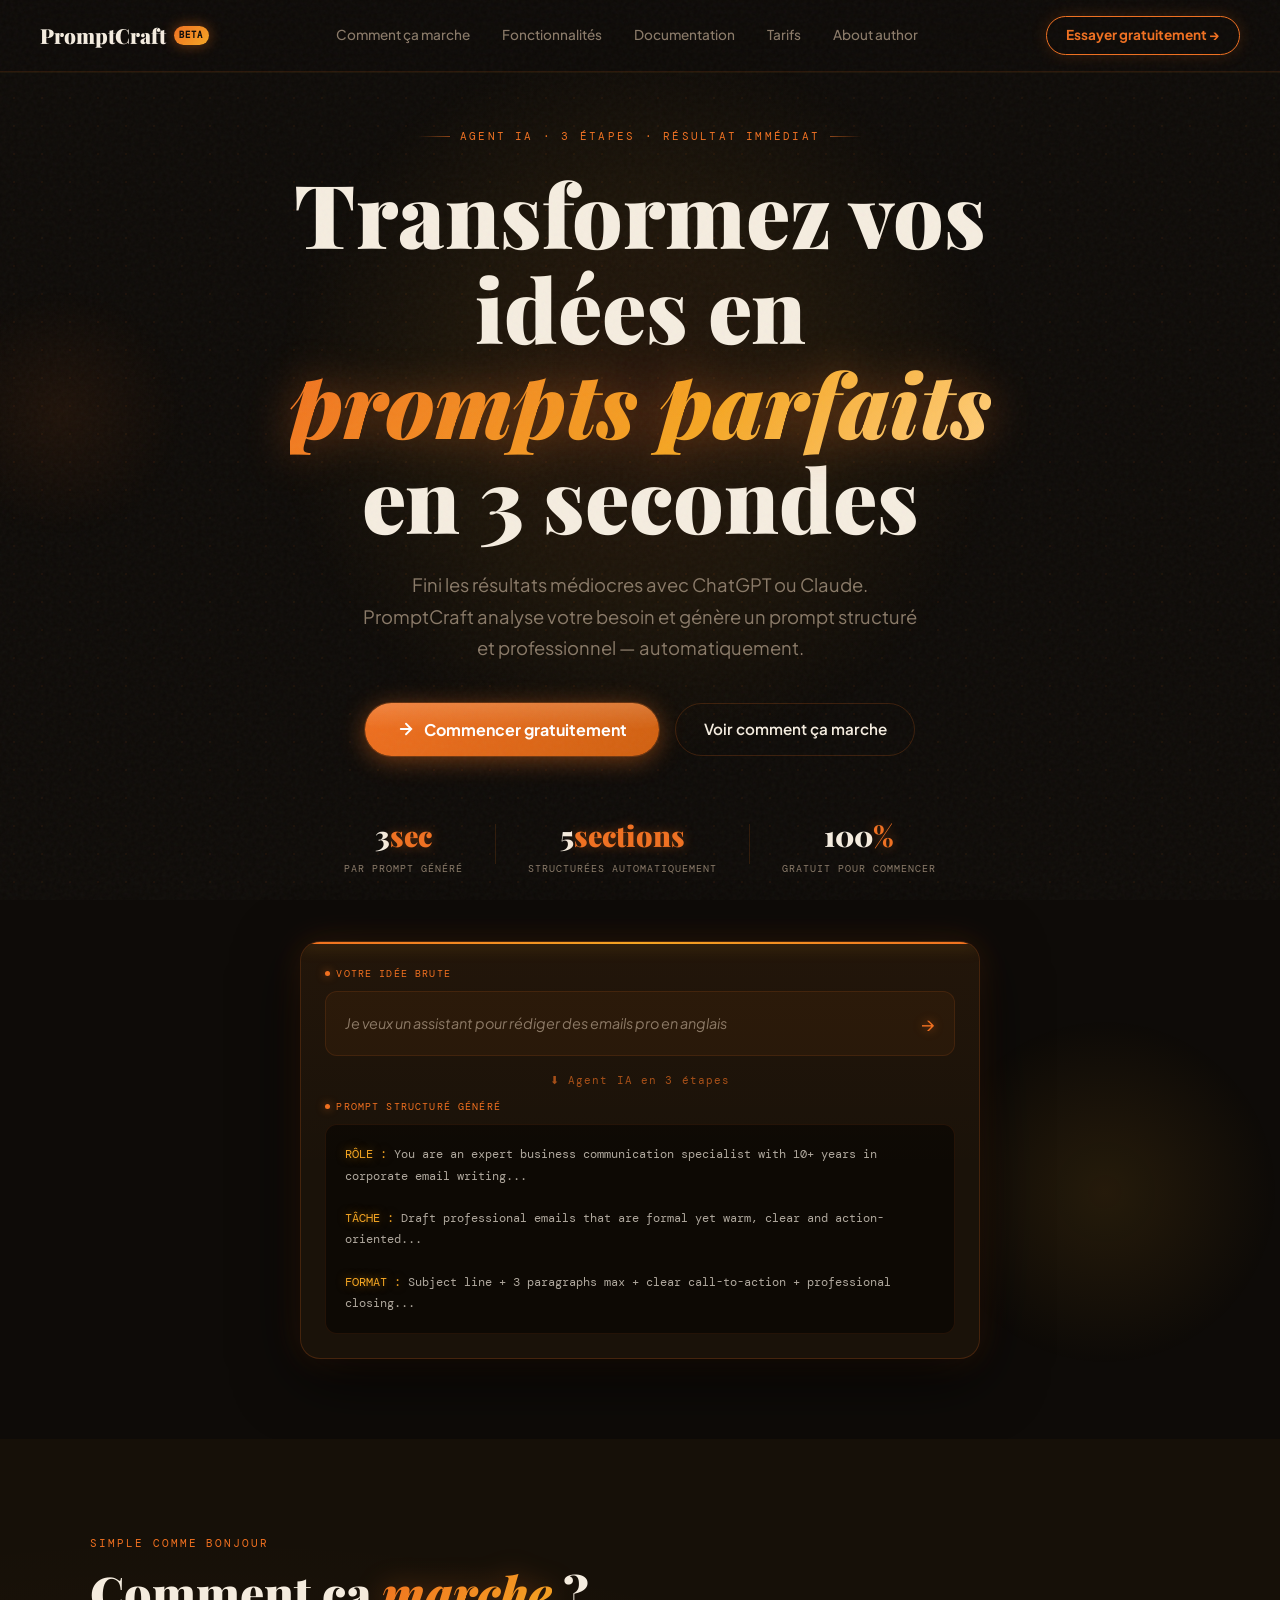
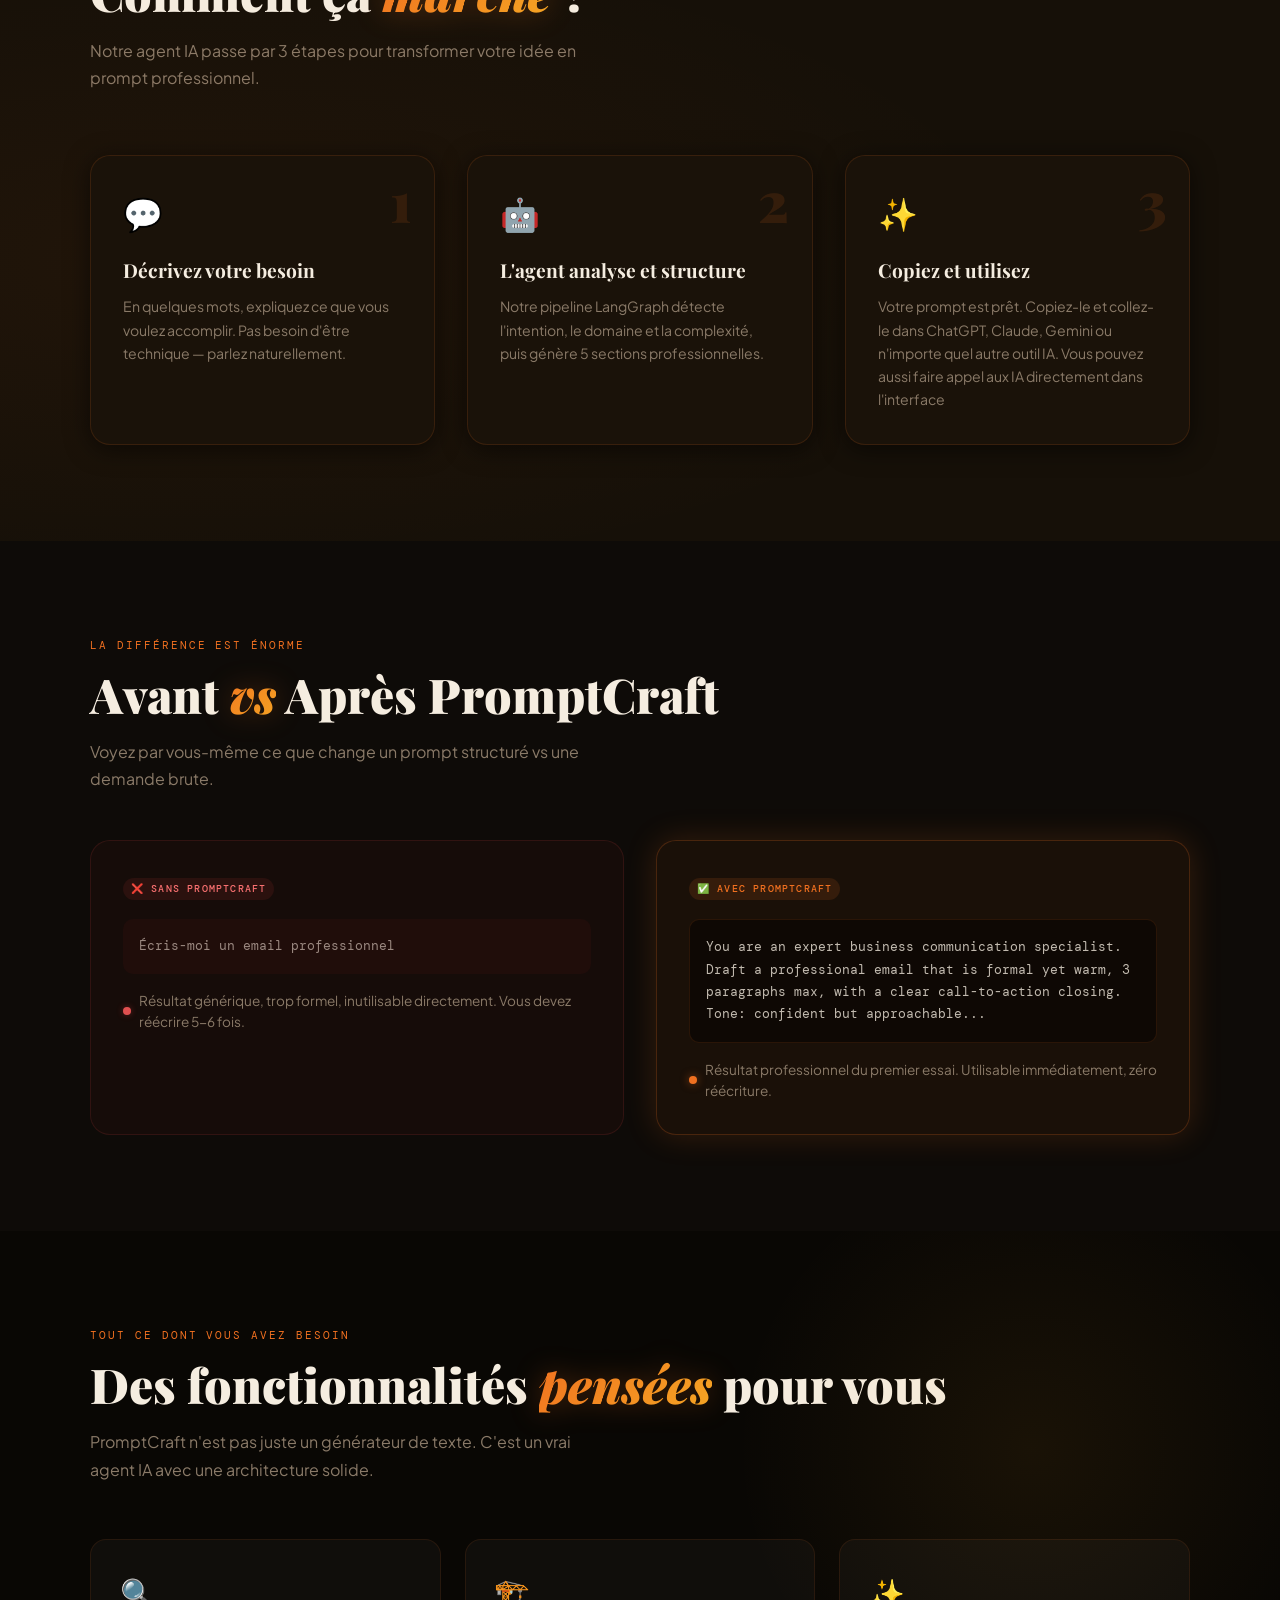
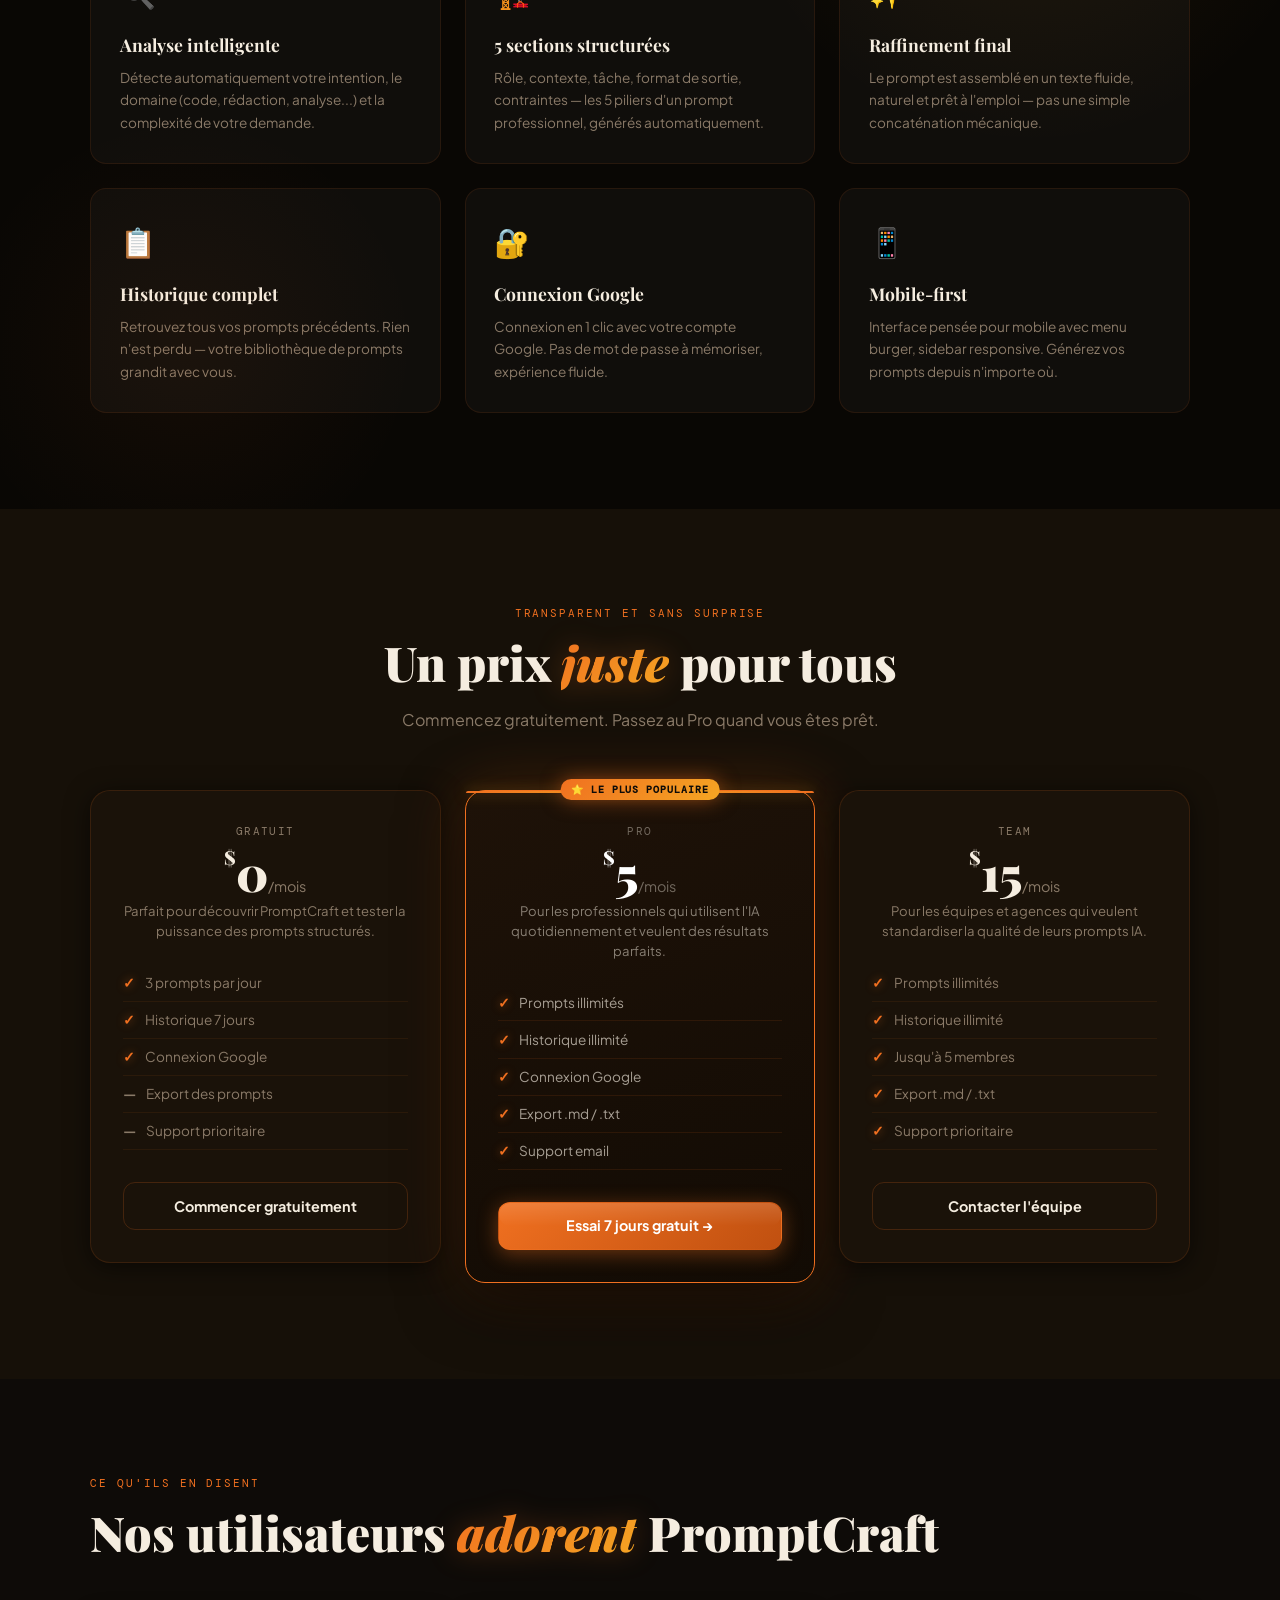
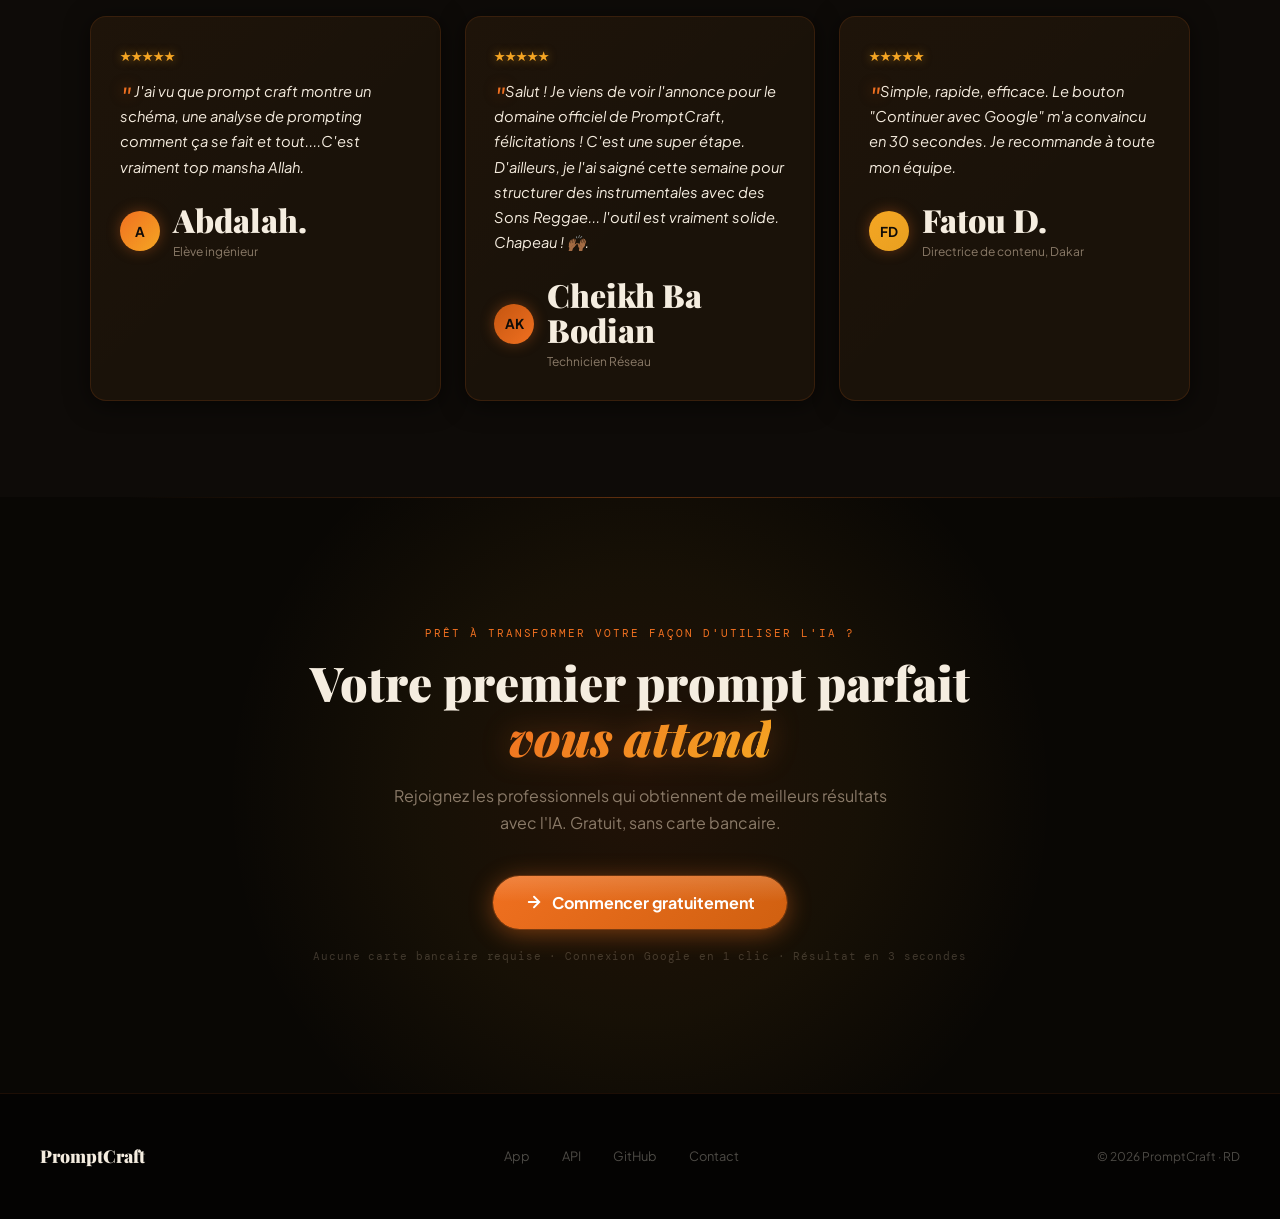
<file: index.html>
<!DOCTYPE html>
<html lang="fr">
<head>
<meta charset="UTF-8">
<meta name="viewport" content="width=device-width, initial-scale=1.0">
<title>PromptCraft - Transformez vos idées en prompts parfaits</title>
<meta name="description" content="PromptCraft génère des prompts structurés et professionnels en 3 secondes. Fini les résultats médiocres avec l'IA.">
<link href="https://fonts.googleapis.com/css2?family=Playfair+Display:ital,wght@0,700;0,900;1,700&family=DM+Mono:wght@300;400;500&family=Plus+Jakarta+Sans:wght@400;500;600;700&display=swap" rel="stylesheet">
  <link rel="stylesheet" href="style1.css">
  <link rel="icon" type="image/svg+xml" href="favicon.svg">


</head>

<body>

<!--  NAV  -->
<nav>
  <a href="index.html" class="nav-logo">PromptCraft <span class="badge">beta</span></a>
  <div class="nav-links">
    <a href="#comment">Comment ça marche</a>
    <a href="#fonctionnalites">Fonctionnalités</a>
    <a href="#documentation">Documentation</a>
    <a href="#tarifs">Tarifs</a>
    <a href="me.html">About author</a>
  </div>
  <a href="https://getpromptcraft.org" class="nav-cta" target="_blank">Essayer gratuitement →</a>
</nav>

<!-- HERO -->
<section class="hero">
  <div class="hero-orb"></div>
  <div class="hero-orb2"></div>
  <div class="hero-eyebrow">Agent IA · 3 étapes · Résultat immédiat</div>
  <h1>Transformez vos idées en<br><em>prompts parfaits</em><br>en 3 secondes</h1>
  <p class="hero-sub">Fini les résultats médiocres avec ChatGPT ou Claude. PromptCraft analyse votre besoin et génère un prompt structuré et professionnel — automatiquement.</p>
  <div class="hero-ctas">
    <a href="https://getpromptcraft.org" class="btn-primary" target="_blank">
      <svg viewBox="0 0 24 24" fill="none" stroke="currentColor" stroke-width="2.5" stroke-linecap="round"><path d="M5 12h14M12 5l7 7-7 7"/></svg>
      Commencer gratuitement
    </a>
    <a href="#comment" class="btn-secondary">Voir comment ça marche</a>
  </div>
  <div class="hero-stats">
    <div class="stat">
      <div class="stat-num">3<span>sec</span></div>
      <div class="stat-label">par prompt généré</div>
    </div>
    <div class="stat-divider"></div>
    <div class="stat">
      <div class="stat-num">5<span>sections</span></div>
      <div class="stat-label">structurées automatiquement</div>
    </div>
    <div class="stat-divider"></div>
    <div class="stat">
      <div class="stat-num">100<span>%</span></div>
      <div class="stat-label">gratuit pour commencer</div>
    </div>
  </div>
  <div class="hero-demo">
    <div class="demo-card">
      <div class="demo-label">Votre idée brute</div>
      <div class="demo-input">
        <span style="font-style:italic">Je veux un assistant pour rédiger des emails pro en anglais</span>
        <span style="color:var(--amber);font-size:1.2rem;text-shadow:0 0 10px rgba(240,112,32,.6)">→</span>
      </div>
      <div class="demo-arrow">⬇ Agent IA en 3 étapes</div>
      <div class="demo-label">Prompt structuré généré</div>
      <div class="demo-result">
        <span class="highlight">RÔLE :</span> You are an expert business communication specialist with 10+ years in corporate email writing...<br><br>
        <span class="highlight">TÂCHE :</span> Draft professional emails that are formal yet warm, clear and action-oriented...<br><br>
        <span class="highlight">FORMAT :</span> Subject line + 3 paragraphs max + clear call-to-action + professional closing...
      </div>
    </div>
  </div>
</section>

<!-- COMMENT ÇA MARCHE  -->
<section class="how-section" id="comment">
  <div class="container">
    <span class="section-eyebrow">Simple comme bonjour</span>
    <h2 class="section-title">Comment ça <em>marche</em> ?</h2>
    <p class="section-sub">Notre agent IA passe par 3 étapes pour transformer votre idée en prompt professionnel.</p>
    <div class="steps">
      <div class="step reveal">
        <div class="step-num">1</div>
        <div class="step-icon">💬</div>
        <div class="step-title">Décrivez votre besoin</div>
        <p class="step-desc">En quelques mots, expliquez ce que vous voulez accomplir. Pas besoin d'être technique — parlez naturellement.</p>
      </div>
      <div class="step reveal" style="transition-delay:.15s">
        <div class="step-num">2</div>
        <div class="step-icon">🤖</div>
        <div class="step-title">L'agent analyse et structure</div>
        <p class="step-desc">Notre pipeline LangGraph détecte l'intention, le domaine et la complexité, puis génère 5 sections professionnelles.</p>
      </div>
      <div class="step reveal" style="transition-delay:.3s">
        <div class="step-num">3</div>
        <div class="step-icon">✨</div>
        <div class="step-title">Copiez et utilisez</div>
        <p class="step-desc">Votre prompt est prêt. Copiez-le et collez-le dans ChatGPT, Claude, Gemini ou n'importe quel autre outil IA. Vous pouvez aussi faire appel aux IA directement dans l'interface</p>
      </div>
    </div>
  </div>
</section>

<!-- AVANT / APRÈS -->
<section class="compare-section">
  <div class="container">
    <span class="section-eyebrow">La différence est énorme</span>
    <h2 class="section-title">Avant <em>vs</em> Après PromptCraft</h2>
    <p class="section-sub">Voyez par vous-même ce que change un prompt structuré vs une demande brute.</p>
    <div class="compare-grid reveal">
      <div class="compare-card bad">
        <span class="compare-tag">❌ Sans PromptCraft</span>
        <div class="compare-prompt">Écris-moi un email professionnel</div>
        <div class="compare-result">Résultat générique, trop formel, inutilisable directement. Vous devez réécrire 5-6 fois.</div>
      </div>
      <div class="compare-card good">
        <span class="compare-tag">✅ Avec PromptCraft</span>
        <div class="compare-prompt">You are an expert business communication specialist. Draft a professional email that is formal yet warm, 3 paragraphs max, with a clear call-to-action closing. Tone: confident but approachable...</div>
        <div class="compare-result">Résultat professionnel du premier essai. Utilisable immédiatement, zéro réécriture.</div>
      </div>
    </div>
  </div>
</section>

<!-- FONCTIONNALITÉS -->
<section class="features-section" id="fonctionnalites">
  <div class="container">
    <span class="section-eyebrow">Tout ce dont vous avez besoin</span>
    <h2 class="section-title">Des fonctionnalités <em>pensées</em> pour vous</h2>
    <p class="section-sub">PromptCraft n'est pas juste un générateur de texte. C'est un vrai agent IA avec une architecture solide.</p>
    <div class="features-grid">
      <div class="feature-card reveal">
        <div class="feature-icon">🔍</div>
        <div class="feature-title">Analyse intelligente</div>
        <p class="feature-desc">Détecte automatiquement votre intention, le domaine (code, rédaction, analyse...) et la complexité de votre demande.</p>
      </div>
      <div class="feature-card reveal" style="transition-delay:.1s">
        <div class="feature-icon">🏗️</div>
        <div class="feature-title">5 sections structurées</div>
        <p class="feature-desc">Rôle, contexte, tâche, format de sortie, contraintes — les 5 piliers d'un prompt professionnel, générés automatiquement.</p>
      </div>
      <div class="feature-card reveal" style="transition-delay:.2s">
        <div class="feature-icon">✨</div>
        <div class="feature-title">Raffinement final</div>
        <p class="feature-desc">Le prompt est assemblé en un texte fluide, naturel et prêt à l'emploi — pas une simple concaténation mécanique.</p>
      </div>
      <div class="feature-card reveal" style="transition-delay:.3s">
        <div class="feature-icon">📋</div>
        <div class="feature-title">Historique complet</div>
        <p class="feature-desc">Retrouvez tous vos prompts précédents. Rien n'est perdu — votre bibliothèque de prompts grandit avec vous.</p>
      </div>
      <div class="feature-card reveal" style="transition-delay:.4s">
        <div class="feature-icon">🔐</div>
        <div class="feature-title">Connexion Google</div>
        <p class="feature-desc">Connexion en 1 clic avec votre compte Google. Pas de mot de passe à mémoriser, expérience fluide.</p>
      </div>
      <div class="feature-card reveal" style="transition-delay:.5s">
        <div class="feature-icon">📱</div>
        <div class="feature-title">Mobile-first</div>
        <p class="feature-desc">Interface pensée pour mobile avec menu burger, sidebar responsive. Générez vos prompts depuis n'importe où.</p>
      </div>
    </div>
  </div>
</section>

<!-- PRICING -->
<section class="pricing-section" id="tarifs">
  <div class="container" style="text-align:center">
    <span class="section-eyebrow">Transparent et sans surprise</span>
    <h2 class="section-title">Un prix <em>juste</em> pour tous</h2>
    <p class="section-sub" style="margin:0 auto 0">Commencez gratuitement. Passez au Pro quand vous êtes prêt.</p>
    <div class="pricing-grid">
      <div class="pricing-card reveal">
        <div class="pricing-plan">Gratuit</div>
        <div class="pricing-price"><sup>$</sup>0<span>/mois</span></div>
        <p class="pricing-desc">Parfait pour découvrir PromptCraft et tester la puissance des prompts structurés.</p>
        <ul class="pricing-features">
          <li>3 prompts par jour</li>
          <li>Historique 7 jours</li>
          <li>Connexion Google</li>
          <li class="no">Export des prompts</li>
          <li class="no">Support prioritaire</li>
        </ul>
        <a href="https://getpromptcraft.org" class="pricing-btn" target="_blank">Commencer gratuitement</a>
      </div>
      <div class="pricing-card featured reveal" style="transition-delay:.15s">
        <div class="pricing-badge">⭐ Le plus populaire</div>
        <div class="pricing-plan">Pro</div>
        <div class="pricing-price"><sup>$</sup>5<span>/mois</span></div>
        <p class="pricing-desc">Pour les professionnels qui utilisent l'IA quotidiennement et veulent des résultats parfaits.</p>
        <ul class="pricing-features">
          <li>Prompts illimités</li>
          <li>Historique illimité</li>
          <li>Connexion Google</li>
          <li>Export .md / .txt</li>
          <li>Support email</li>
        </ul>
        <a href="https://getpromptcraft.org" class="pricing-btn featured-btn" target="_blank">Essai 7 jours gratuit →</a>
      </div>
      <div class="pricing-card reveal" style="transition-delay:.3s">
        <div class="pricing-plan">Team</div>
        <div class="pricing-price"><sup>$</sup>15<span>/mois</span></div>
        <p class="pricing-desc">Pour les équipes et agences qui veulent standardiser la qualité de leurs prompts IA.</p>
        <ul class="pricing-features">
          <li>Prompts illimités</li>
          <li>Historique illimité</li>
          <li>Jusqu'à 5 membres</li>
          <li>Export .md / .txt</li>
          <li>Support prioritaire</li>
        </ul>
        <a href="https://getpromptcraft.org" class="pricing-btn" target="_blank">Contacter l'équipe</a>
      </div>
    </div>
  </div>
</section>

<!-- TÉMOIGNAGES -->
<section class="testimonials-section">
  <div class="container">
    <span class="section-eyebrow">Ce qu'ils en disent</span>
    <h2 class="section-title">Nos utilisateurs <em>adorent</em> PromptCraft</h2>
    <div class="testimonials-grid">
      <div class="testimonial-card reveal">
        <div class="stars">★★★★★</div>
        <p class="testimonial-quote"> J'ai vu que prompt craft montre un schéma, une analyse de prompting comment ça se fait et tout....C'est vraiment top mansha Allah.</p>
        <div class="testimonial-author">
          <div class="author-avatar" style="background:linear-gradient(135deg,var(--amber),var(--gold))">A</div>
          <div>
            <div class="author-name">Abdalah.</div>
            <div class="author-role">Elève ingénieur</div>
          </div>
        </div>
      </div>
      <div class="testimonial-card reveal" style="transition-delay:.15s">
        <div class="stars">★★★★★</div>
        <p class="testimonial-quote">Salut ! Je viens de voir l'annonce pour le domaine officiel de PromptCraft, félicitations ! C'est une super étape. D'ailleurs, je l'ai saigné cette semaine pour structurer des instrumentales avec des Sons Reggae... l'outil est vraiment solide. Chapeau ! 🙌🏾.</p>
        <div class="testimonial-author">
          <div class="author-avatar" style="background:linear-gradient(135deg,#c45510,var(--amber))">AK</div>
          <div>
            <div class="author-name">Cheikh Ba Bodian</div>
            <div class="author-role">Technicien Réseau </div>
          </div>
        </div>
      </div>
      <div class="testimonial-card reveal" style="transition-delay:.3s">
        <div class="stars">★★★★★</div>
        <p class="testimonial-quote">Simple, rapide, efficace. Le bouton "Continuer avec Google" m'a convaincu en 30 secondes. Je recommande à toute mon équipe.</p>
        <div class="testimonial-author">
          <div class="author-avatar" style="background:linear-gradient(135deg,var(--gold),#e8a020)">FD</div>
          <div>
            <div class="author-name">Fatou D.</div>
            <div class="author-role">Directrice de contenu, Dakar</div>
          </div>
        </div>
      </div>
    </div>
  </div>
</section>

<!-- CTA FINAL -->
<section class="cta-section">
  <div class="container" style="position:relative;z-index:1">
    <span class="section-eyebrow">Prêt à transformer votre façon d'utiliser l'IA ?</span>
    <h2 class="section-title">Votre premier prompt parfait<br><em>vous attend</em></h2>
    <p class="section-sub">Rejoignez les professionnels qui obtiennent de meilleurs résultats avec l'IA. Gratuit, sans carte bancaire.</p>
    <div class="hero-ctas">
      <a href="https://getpromptcraft.org" class="btn-primary" target="_blank">
        <svg viewBox="0 0 24 24" fill="none" stroke="currentColor" stroke-width="2.5" stroke-linecap="round" width="18" height="18"><path d="M5 12h14M12 5l7 7-7 7"/></svg>
        Commencer gratuitement
      </a>
    </div>
    <p class="cta-note">Aucune carte bancaire requise · Connexion Google en 1 clic · Résultat en 3 secondes</p>
  </div>
</section>






<!-- FOOTER -->
<footer>
  <div class="footer-logo">PromptCraft</div>
  <div class="footer-links">
    <a href="https://getpromptcraft.org">App</a>
    <a href="">API</a>
    <a href="https://github.com/Ramadiaw12" target="_blank">GitHub</a>
    <a href="mailto:superrama86@gmail.com">Contact</a>
  </div>
  <div class="footer-copy">© 2026 PromptCraft · RD</div>
</footer>

<script src="app.js"></script>
</body>
</html>
</file>
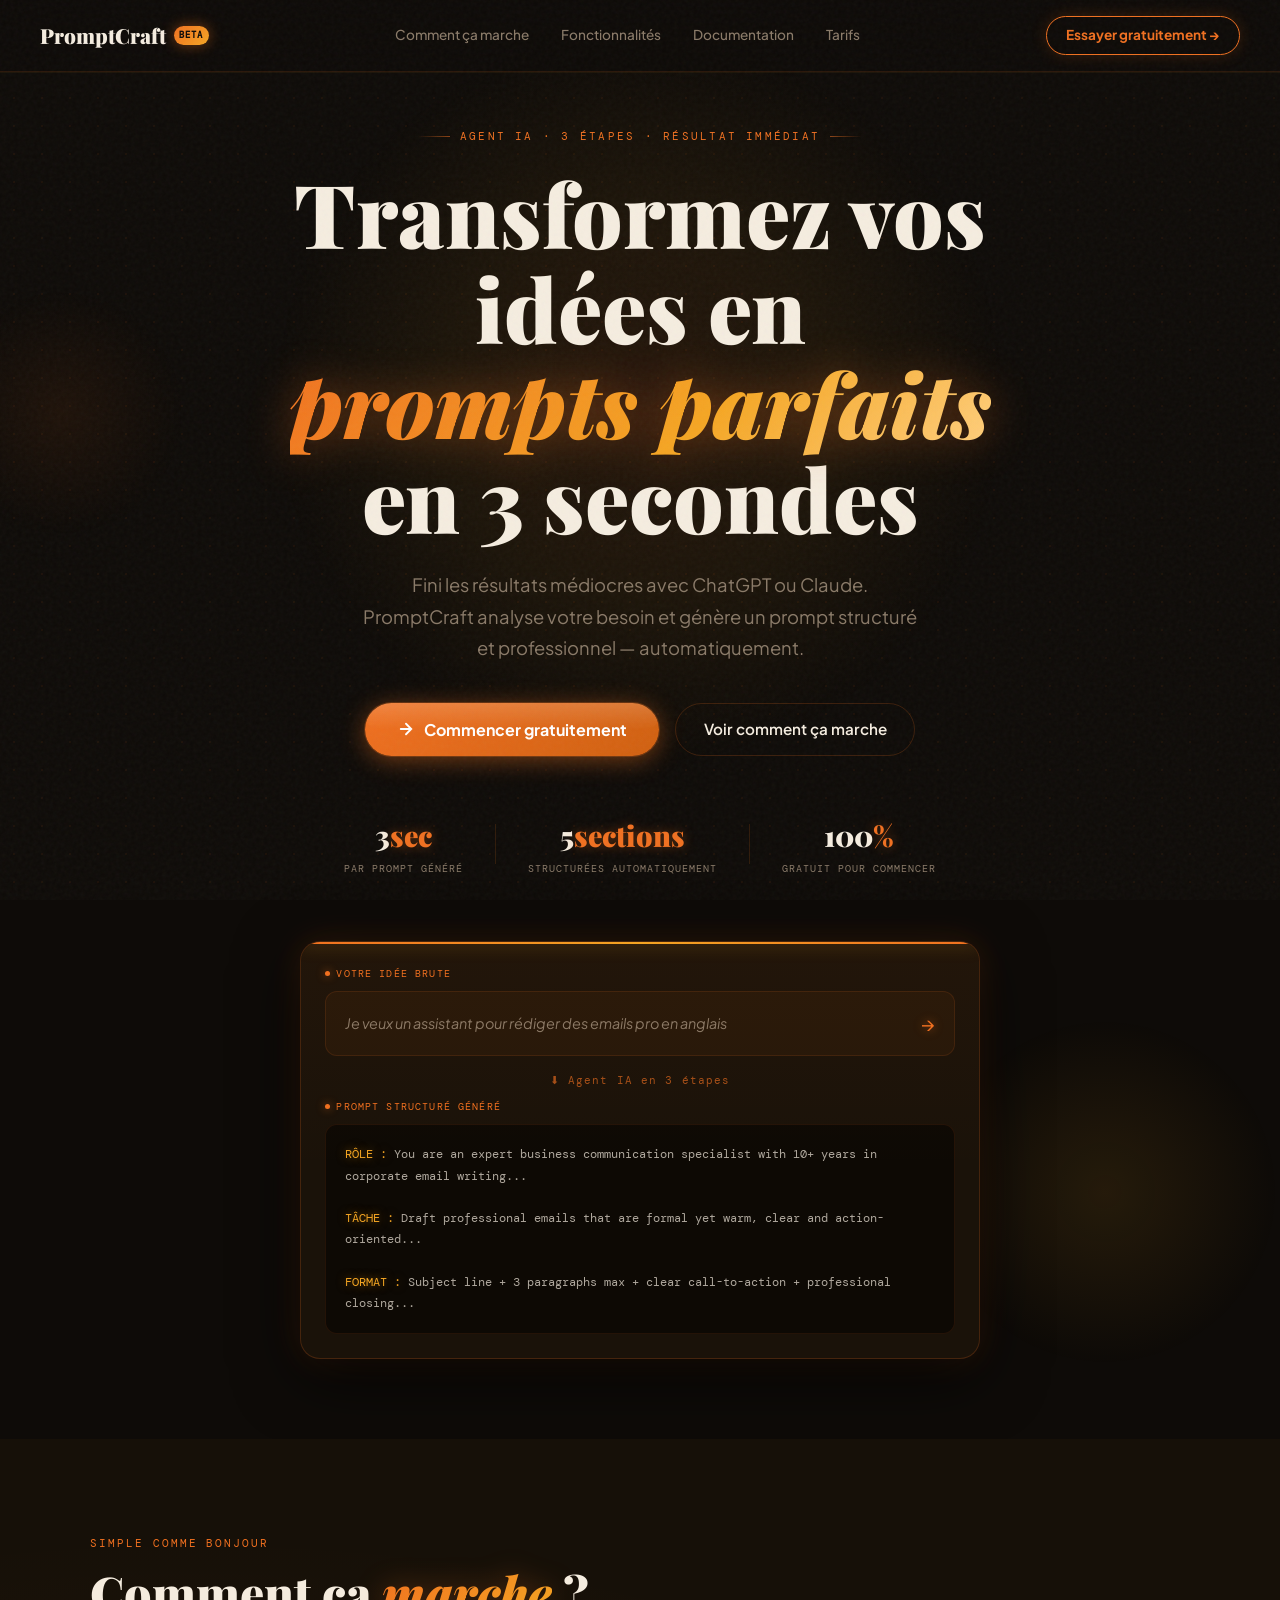
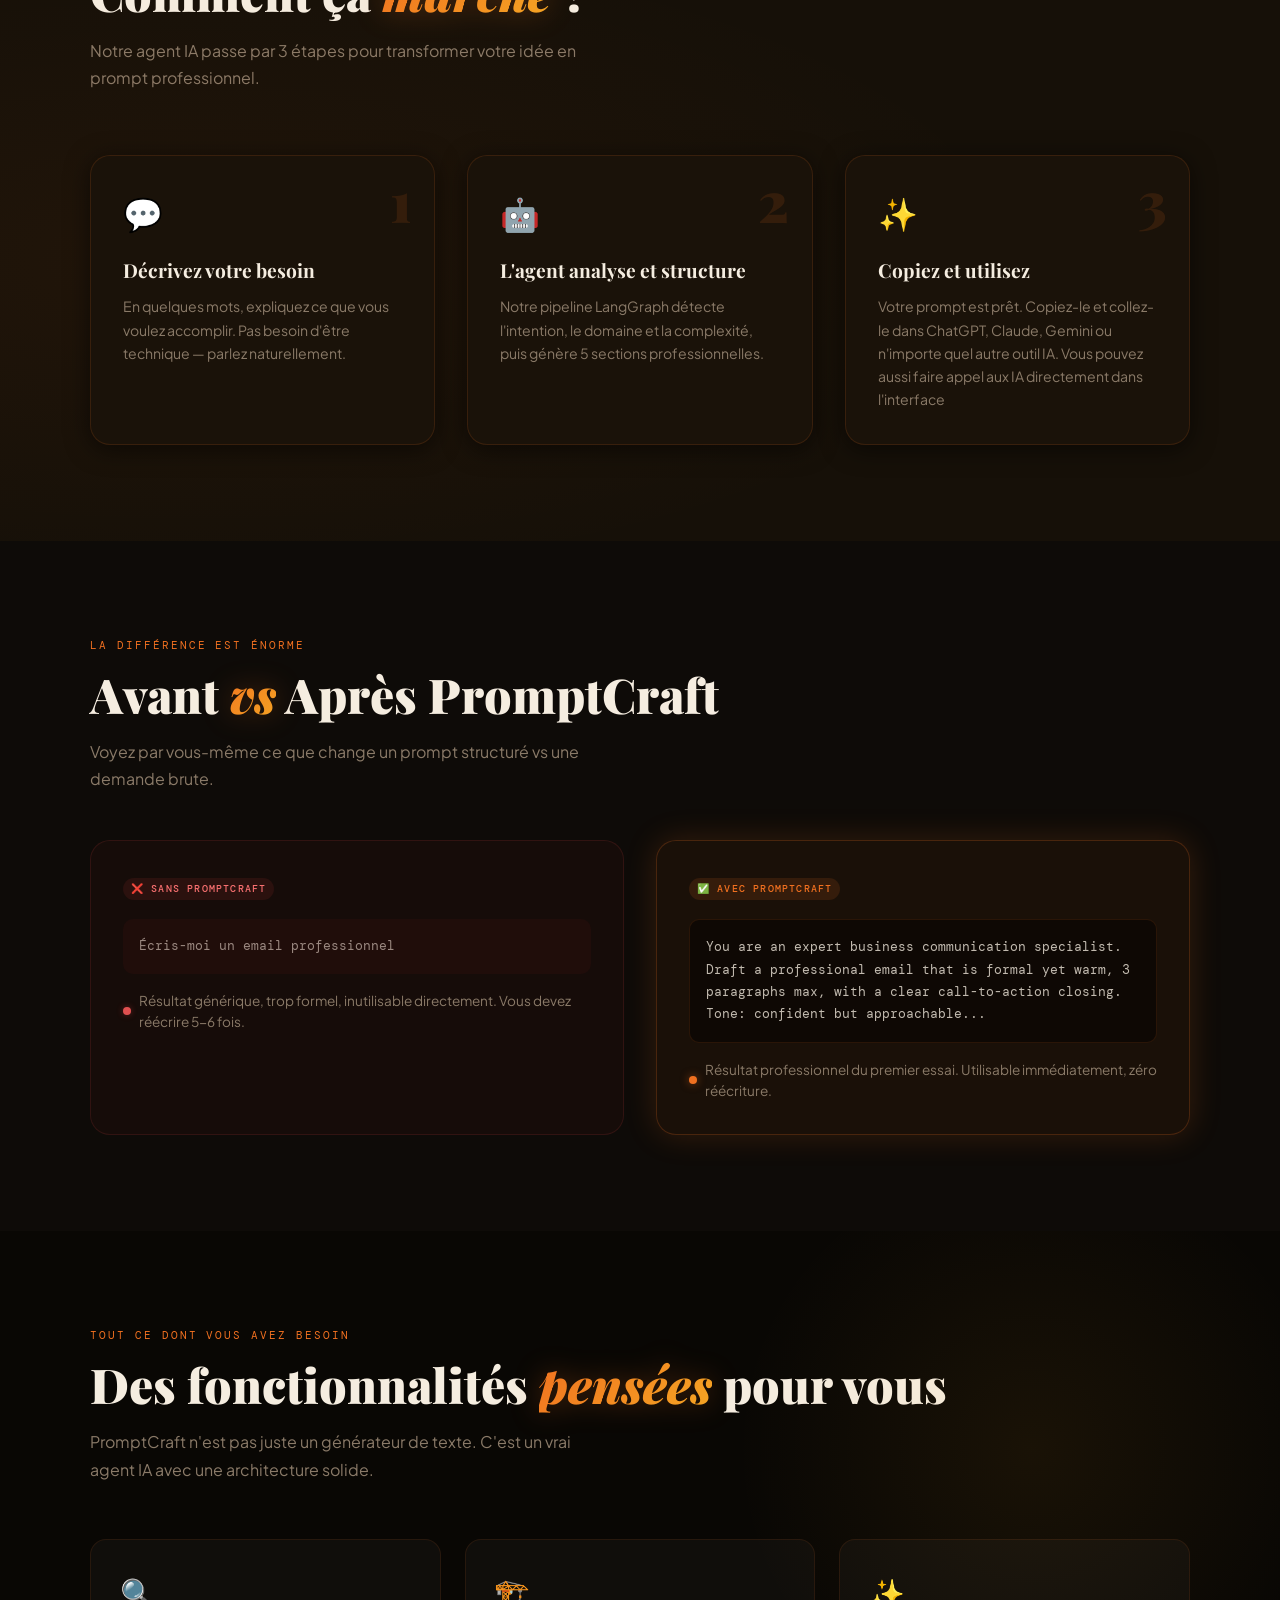
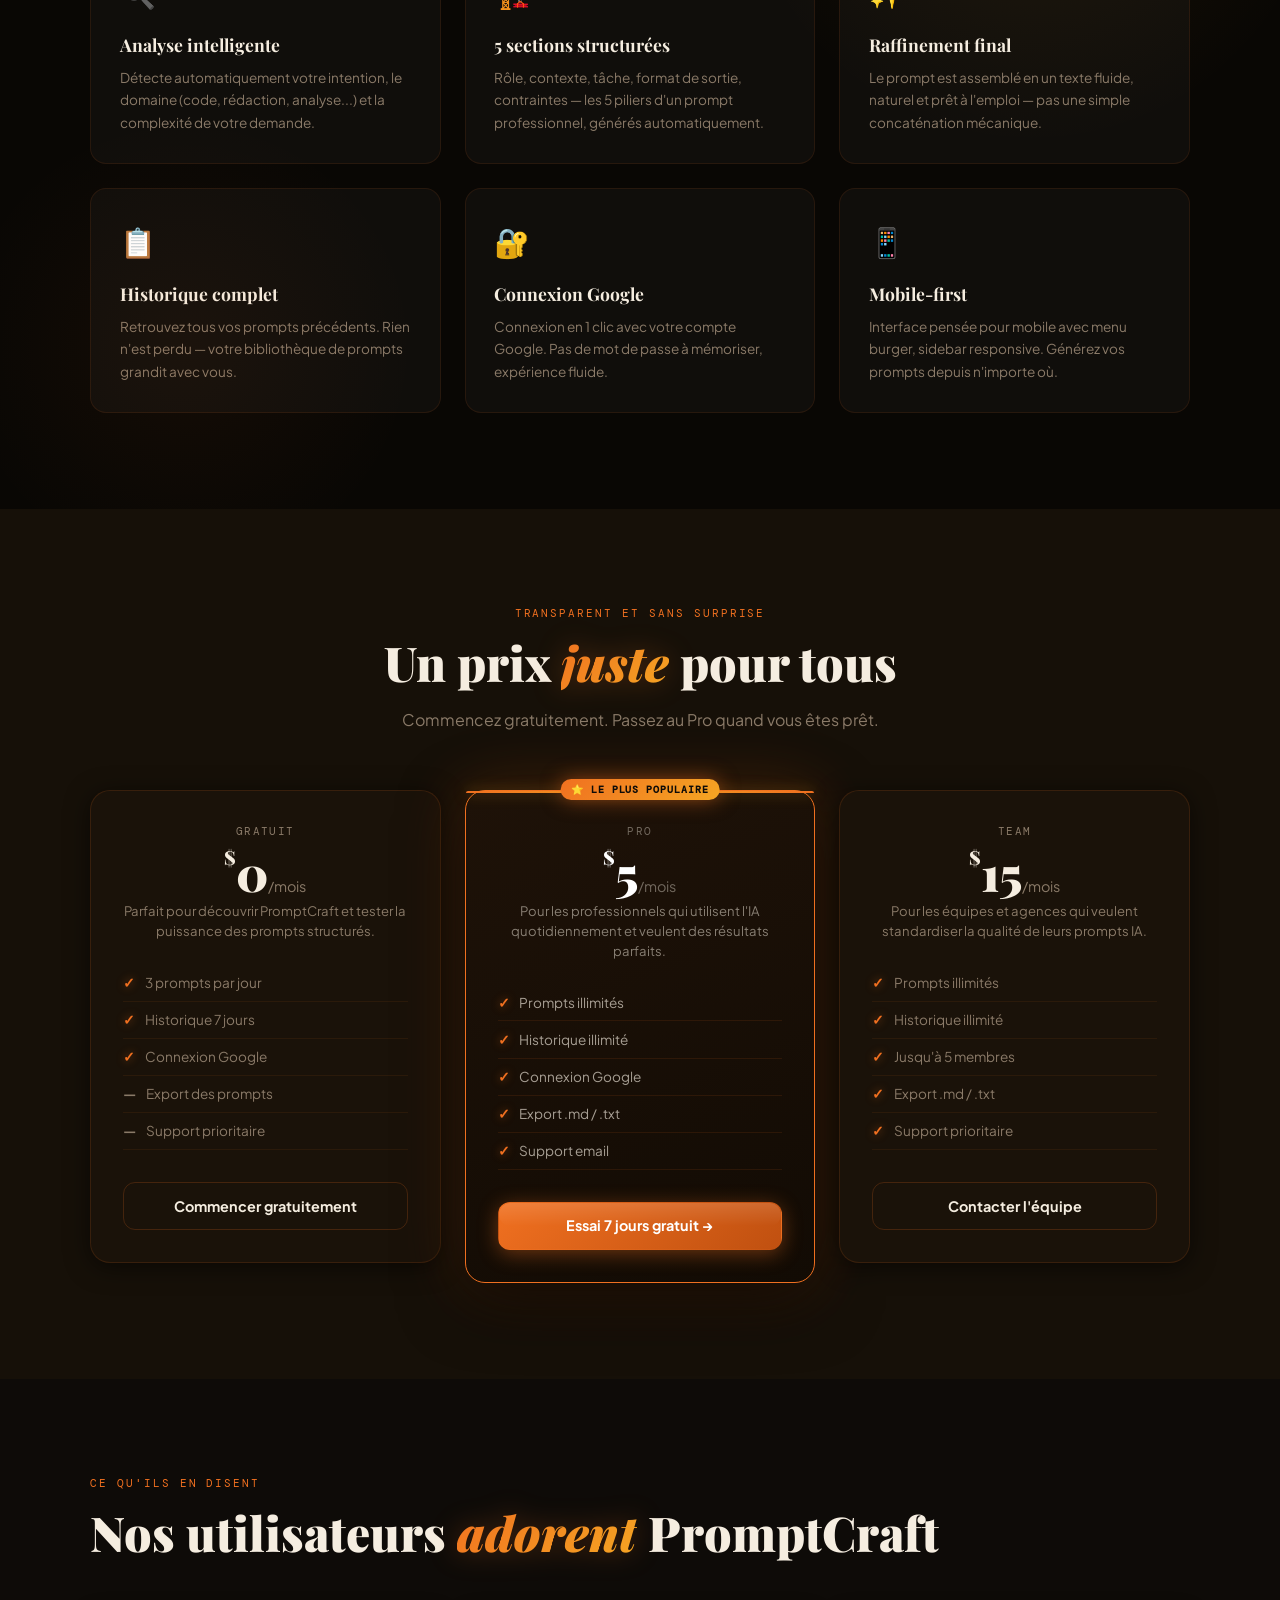
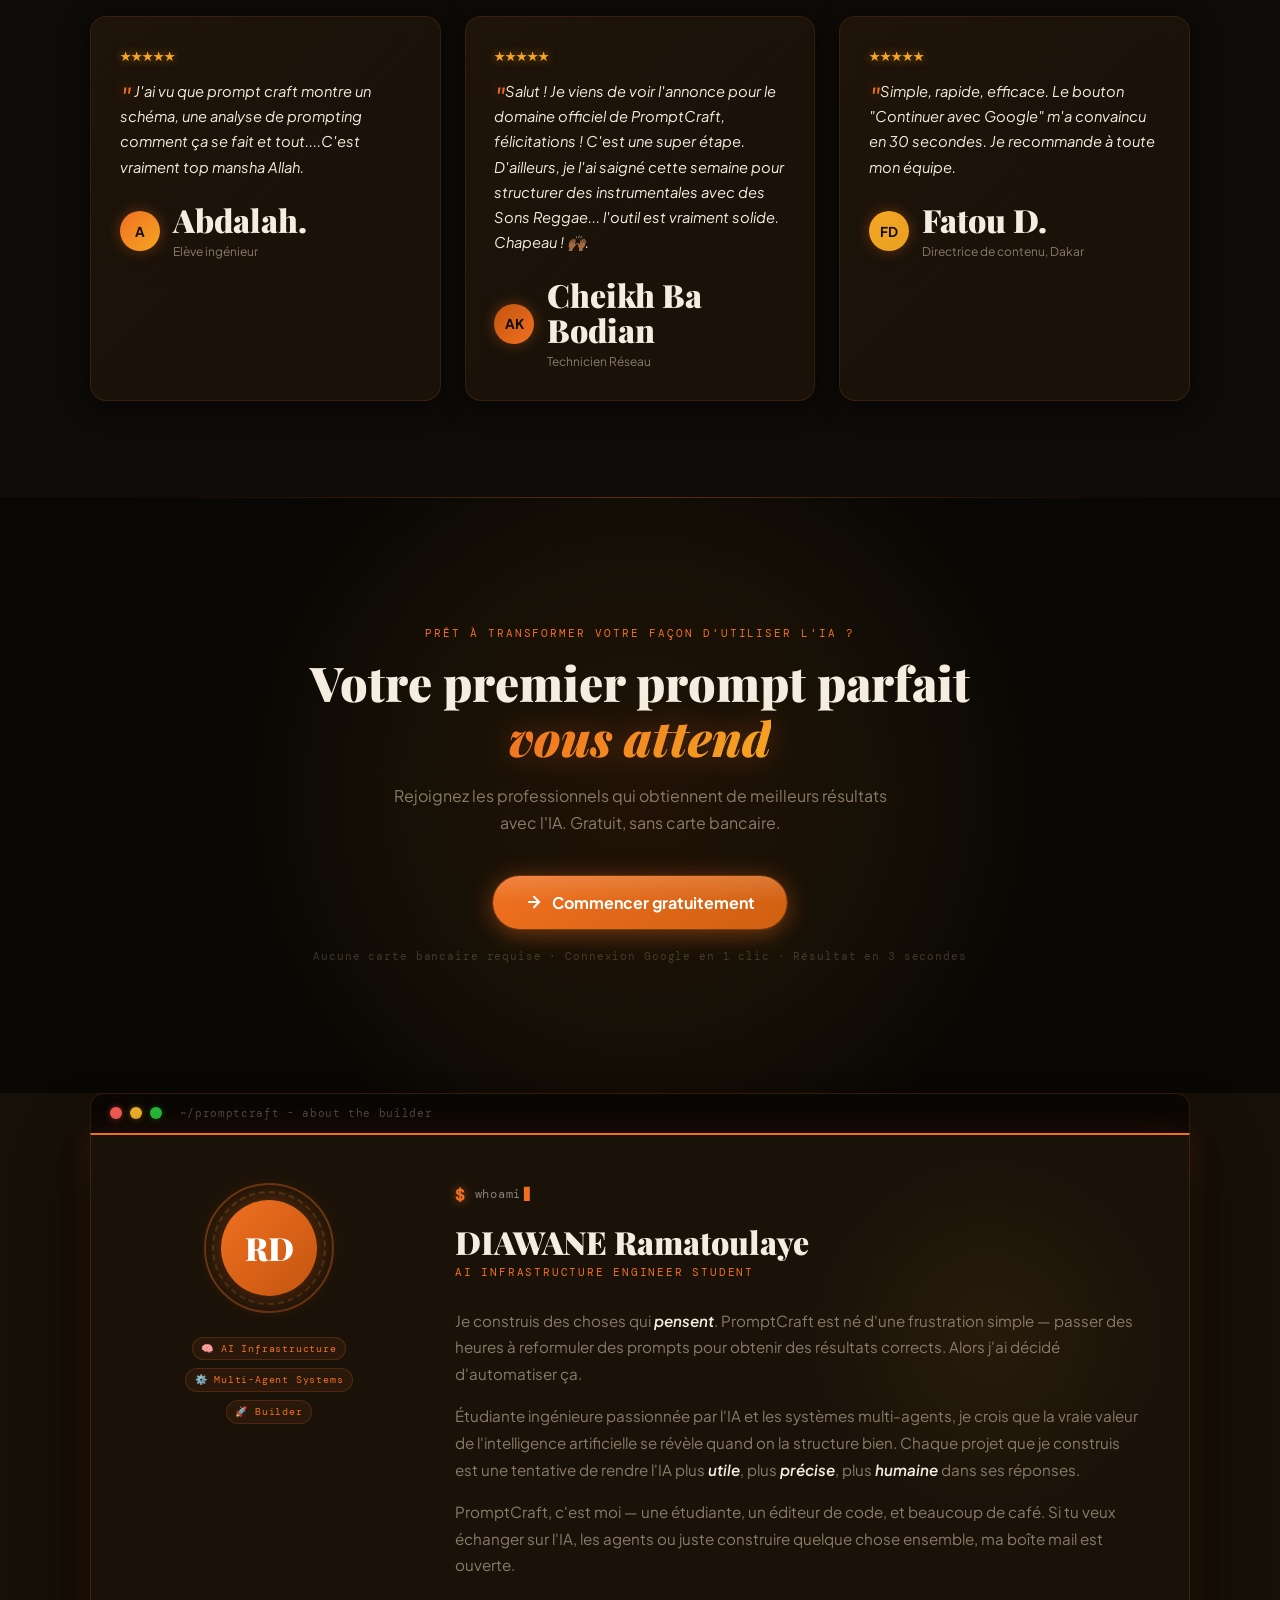
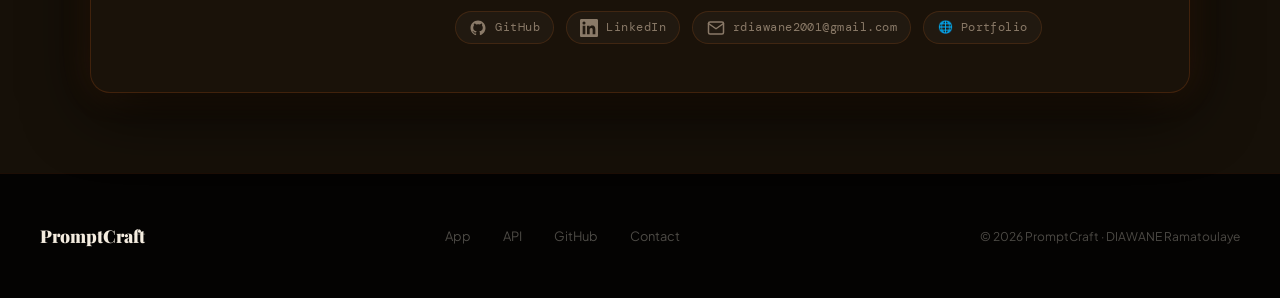
<file: landing.html>
<!DOCTYPE html>
<html lang="fr">
<head>
<meta charset="UTF-8">
<meta name="viewport" content="width=device-width, initial-scale=1.0">
<title>PromptCraft — Transformez vos idées en prompts parfaits</title>
<meta name="description" content="PromptCraft génère des prompts structurés et professionnels en 3 secondes. Fini les résultats médiocres avec l'IA.">
<link href="https://fonts.googleapis.com/css2?family=Playfair+Display:ital,wght@0,700;0,900;1,700&family=DM+Mono:wght@300;400;500&family=Plus+Jakarta+Sans:wght@400;500;600;700&display=swap" rel="stylesheet">
  <link rel="stylesheet" href="style.css">

</head>
<body>

<!--  NAV  -->
<nav>
  <a href="#" class="nav-logo">PromptCraft <span class="badge">beta</span></a>
  <div class="nav-links">
    <a href="#comment">Comment ça marche</a>
    <a href="#fonctionnalites">Fonctionnalités</a>
    <a href="#documentation">Documentation</a>
    <a href="#tarifs">Tarifs</a>
  </div>
  <a href="https://getpromptcraft.org" class="nav-cta" target="_blank">Essayer gratuitement →</a>
</nav>

<!-- HERO -->
<section class="hero">
  <div class="hero-orb"></div>
  <div class="hero-orb2"></div>
  <div class="hero-eyebrow">Agent IA · 3 étapes · Résultat immédiat</div>
  <h1>Transformez vos idées en<br><em>prompts parfaits</em><br>en 3 secondes</h1>
  <p class="hero-sub">Fini les résultats médiocres avec ChatGPT ou Claude. PromptCraft analyse votre besoin et génère un prompt structuré et professionnel — automatiquement.</p>
  <div class="hero-ctas">
    <a href="https://getpromptcraft.org" class="btn-primary" target="_blank">
      <svg viewBox="0 0 24 24" fill="none" stroke="currentColor" stroke-width="2.5" stroke-linecap="round"><path d="M5 12h14M12 5l7 7-7 7"/></svg>
      Commencer gratuitement
    </a>
    <a href="#comment" class="btn-secondary">Voir comment ça marche</a>
  </div>
  <div class="hero-stats">
    <div class="stat">
      <div class="stat-num">3<span>sec</span></div>
      <div class="stat-label">par prompt généré</div>
    </div>
    <div class="stat-divider"></div>
    <div class="stat">
      <div class="stat-num">5<span>sections</span></div>
      <div class="stat-label">structurées automatiquement</div>
    </div>
    <div class="stat-divider"></div>
    <div class="stat">
      <div class="stat-num">100<span>%</span></div>
      <div class="stat-label">gratuit pour commencer</div>
    </div>
  </div>
  <div class="hero-demo">
    <div class="demo-card">
      <div class="demo-label">Votre idée brute</div>
      <div class="demo-input">
        <span style="font-style:italic">Je veux un assistant pour rédiger des emails pro en anglais</span>
        <span style="color:var(--amber);font-size:1.2rem;text-shadow:0 0 10px rgba(240,112,32,.6)">→</span>
      </div>
      <div class="demo-arrow">⬇ Agent IA en 3 étapes</div>
      <div class="demo-label">Prompt structuré généré</div>
      <div class="demo-result">
        <span class="highlight">RÔLE :</span> You are an expert business communication specialist with 10+ years in corporate email writing...<br><br>
        <span class="highlight">TÂCHE :</span> Draft professional emails that are formal yet warm, clear and action-oriented...<br><br>
        <span class="highlight">FORMAT :</span> Subject line + 3 paragraphs max + clear call-to-action + professional closing...
      </div>
    </div>
  </div>
</section>

<!-- COMMENT ÇA MARCHE  -->
<section class="how-section" id="comment">
  <div class="container">
    <span class="section-eyebrow">Simple comme bonjour</span>
    <h2 class="section-title">Comment ça <em>marche</em> ?</h2>
    <p class="section-sub">Notre agent IA passe par 3 étapes pour transformer votre idée en prompt professionnel.</p>
    <div class="steps">
      <div class="step reveal">
        <div class="step-num">1</div>
        <div class="step-icon">💬</div>
        <div class="step-title">Décrivez votre besoin</div>
        <p class="step-desc">En quelques mots, expliquez ce que vous voulez accomplir. Pas besoin d'être technique — parlez naturellement.</p>
      </div>
      <div class="step reveal" style="transition-delay:.15s">
        <div class="step-num">2</div>
        <div class="step-icon">🤖</div>
        <div class="step-title">L'agent analyse et structure</div>
        <p class="step-desc">Notre pipeline LangGraph détecte l'intention, le domaine et la complexité, puis génère 5 sections professionnelles.</p>
      </div>
      <div class="step reveal" style="transition-delay:.3s">
        <div class="step-num">3</div>
        <div class="step-icon">✨</div>
        <div class="step-title">Copiez et utilisez</div>
        <p class="step-desc">Votre prompt est prêt. Copiez-le et collez-le dans ChatGPT, Claude, Gemini ou n'importe quel autre outil IA. Vous pouvez aussi faire appel aux IA directement dans l'interface</p>
      </div>
    </div>
  </div>
</section>

<!-- AVANT / APRÈS -->
<section class="compare-section">
  <div class="container">
    <span class="section-eyebrow">La différence est énorme</span>
    <h2 class="section-title">Avant <em>vs</em> Après PromptCraft</h2>
    <p class="section-sub">Voyez par vous-même ce que change un prompt structuré vs une demande brute.</p>
    <div class="compare-grid reveal">
      <div class="compare-card bad">
        <span class="compare-tag">❌ Sans PromptCraft</span>
        <div class="compare-prompt">Écris-moi un email professionnel</div>
        <div class="compare-result">Résultat générique, trop formel, inutilisable directement. Vous devez réécrire 5-6 fois.</div>
      </div>
      <div class="compare-card good">
        <span class="compare-tag">✅ Avec PromptCraft</span>
        <div class="compare-prompt">You are an expert business communication specialist. Draft a professional email that is formal yet warm, 3 paragraphs max, with a clear call-to-action closing. Tone: confident but approachable...</div>
        <div class="compare-result">Résultat professionnel du premier essai. Utilisable immédiatement, zéro réécriture.</div>
      </div>
    </div>
  </div>
</section>

<!-- FONCTIONNALITÉS -->
<section class="features-section" id="fonctionnalites">
  <div class="container">
    <span class="section-eyebrow">Tout ce dont vous avez besoin</span>
    <h2 class="section-title">Des fonctionnalités <em>pensées</em> pour vous</h2>
    <p class="section-sub">PromptCraft n'est pas juste un générateur de texte. C'est un vrai agent IA avec une architecture solide.</p>
    <div class="features-grid">
      <div class="feature-card reveal">
        <div class="feature-icon">🔍</div>
        <div class="feature-title">Analyse intelligente</div>
        <p class="feature-desc">Détecte automatiquement votre intention, le domaine (code, rédaction, analyse...) et la complexité de votre demande.</p>
      </div>
      <div class="feature-card reveal" style="transition-delay:.1s">
        <div class="feature-icon">🏗️</div>
        <div class="feature-title">5 sections structurées</div>
        <p class="feature-desc">Rôle, contexte, tâche, format de sortie, contraintes — les 5 piliers d'un prompt professionnel, générés automatiquement.</p>
      </div>
      <div class="feature-card reveal" style="transition-delay:.2s">
        <div class="feature-icon">✨</div>
        <div class="feature-title">Raffinement final</div>
        <p class="feature-desc">Le prompt est assemblé en un texte fluide, naturel et prêt à l'emploi — pas une simple concaténation mécanique.</p>
      </div>
      <div class="feature-card reveal" style="transition-delay:.3s">
        <div class="feature-icon">📋</div>
        <div class="feature-title">Historique complet</div>
        <p class="feature-desc">Retrouvez tous vos prompts précédents. Rien n'est perdu — votre bibliothèque de prompts grandit avec vous.</p>
      </div>
      <div class="feature-card reveal" style="transition-delay:.4s">
        <div class="feature-icon">🔐</div>
        <div class="feature-title">Connexion Google</div>
        <p class="feature-desc">Connexion en 1 clic avec votre compte Google. Pas de mot de passe à mémoriser, expérience fluide.</p>
      </div>
      <div class="feature-card reveal" style="transition-delay:.5s">
        <div class="feature-icon">📱</div>
        <div class="feature-title">Mobile-first</div>
        <p class="feature-desc">Interface pensée pour mobile avec menu burger, sidebar responsive. Générez vos prompts depuis n'importe où.</p>
      </div>
    </div>
  </div>
</section>

<!-- PRICING -->
<section class="pricing-section" id="tarifs">
  <div class="container" style="text-align:center">
    <span class="section-eyebrow">Transparent et sans surprise</span>
    <h2 class="section-title">Un prix <em>juste</em> pour tous</h2>
    <p class="section-sub" style="margin:0 auto 0">Commencez gratuitement. Passez au Pro quand vous êtes prêt.</p>
    <div class="pricing-grid">
      <div class="pricing-card reveal">
        <div class="pricing-plan">Gratuit</div>
        <div class="pricing-price"><sup>$</sup>0<span>/mois</span></div>
        <p class="pricing-desc">Parfait pour découvrir PromptCraft et tester la puissance des prompts structurés.</p>
        <ul class="pricing-features">
          <li>3 prompts par jour</li>
          <li>Historique 7 jours</li>
          <li>Connexion Google</li>
          <li class="no">Export des prompts</li>
          <li class="no">Support prioritaire</li>
        </ul>
        <a href="https://getpromptcraft.org" class="pricing-btn" target="_blank">Commencer gratuitement</a>
      </div>
      <div class="pricing-card featured reveal" style="transition-delay:.15s">
        <div class="pricing-badge">⭐ Le plus populaire</div>
        <div class="pricing-plan">Pro</div>
        <div class="pricing-price"><sup>$</sup>5<span>/mois</span></div>
        <p class="pricing-desc">Pour les professionnels qui utilisent l'IA quotidiennement et veulent des résultats parfaits.</p>
        <ul class="pricing-features">
          <li>Prompts illimités</li>
          <li>Historique illimité</li>
          <li>Connexion Google</li>
          <li>Export .md / .txt</li>
          <li>Support email</li>
        </ul>
        <a href="https://getpromptcraft.org" class="pricing-btn featured-btn" target="_blank">Essai 7 jours gratuit →</a>
      </div>
      <div class="pricing-card reveal" style="transition-delay:.3s">
        <div class="pricing-plan">Team</div>
        <div class="pricing-price"><sup>$</sup>15<span>/mois</span></div>
        <p class="pricing-desc">Pour les équipes et agences qui veulent standardiser la qualité de leurs prompts IA.</p>
        <ul class="pricing-features">
          <li>Prompts illimités</li>
          <li>Historique illimité</li>
          <li>Jusqu'à 5 membres</li>
          <li>Export .md / .txt</li>
          <li>Support prioritaire</li>
        </ul>
        <a href="https://getpromptcraft.org" class="pricing-btn" target="_blank">Contacter l'équipe</a>
      </div>
    </div>
  </div>
</section>

<!-- TÉMOIGNAGES -->
<section class="testimonials-section">
  <div class="container">
    <span class="section-eyebrow">Ce qu'ils en disent</span>
    <h2 class="section-title">Nos utilisateurs <em>adorent</em> PromptCraft</h2>
    <div class="testimonials-grid">
      <div class="testimonial-card reveal">
        <div class="stars">★★★★★</div>
        <p class="testimonial-quote"> J'ai vu que prompt craft montre un schéma, une analyse de prompting comment ça se fait et tout....C'est vraiment top mansha Allah.</p>
        <div class="testimonial-author">
          <div class="author-avatar" style="background:linear-gradient(135deg,var(--amber),var(--gold))">A</div>
          <div>
            <div class="author-name">Abdalah.</div>
            <div class="author-role">Elève ingénieur</div>
          </div>
        </div>
      </div>
      <div class="testimonial-card reveal" style="transition-delay:.15s">
        <div class="stars">★★★★★</div>
        <p class="testimonial-quote">Salut ! Je viens de voir l'annonce pour le domaine officiel de PromptCraft, félicitations ! C'est une super étape. D'ailleurs, je l'ai saigné cette semaine pour structurer des instrumentales avec des Sons Reggae... l'outil est vraiment solide. Chapeau ! 🙌🏾.</p>
        <div class="testimonial-author">
          <div class="author-avatar" style="background:linear-gradient(135deg,#c45510,var(--amber))">AK</div>
          <div>
            <div class="author-name">Cheikh Ba Bodian</div>
            <div class="author-role">Technicien Réseau </div>
          </div>
        </div>
      </div>
      <div class="testimonial-card reveal" style="transition-delay:.3s">
        <div class="stars">★★★★★</div>
        <p class="testimonial-quote">Simple, rapide, efficace. Le bouton "Continuer avec Google" m'a convaincu en 30 secondes. Je recommande à toute mon équipe.</p>
        <div class="testimonial-author">
          <div class="author-avatar" style="background:linear-gradient(135deg,var(--gold),#e8a020)">FD</div>
          <div>
            <div class="author-name">Fatou D.</div>
            <div class="author-role">Directrice de contenu, Dakar</div>
          </div>
        </div>
      </div>
    </div>
  </div>
</section>

<!-- CTA FINAL -->
<section class="cta-section">
  <div class="container" style="position:relative;z-index:1">
    <span class="section-eyebrow">Prêt à transformer votre façon d'utiliser l'IA ?</span>
    <h2 class="section-title">Votre premier prompt parfait<br><em>vous attend</em></h2>
    <p class="section-sub">Rejoignez les professionnels qui obtiennent de meilleurs résultats avec l'IA. Gratuit, sans carte bancaire.</p>
    <div class="hero-ctas">
      <a href="https://getpromptcraft.org" class="btn-primary" target="_blank">
        <svg viewBox="0 0 24 24" fill="none" stroke="currentColor" stroke-width="2.5" stroke-linecap="round" width="18" height="18"><path d="M5 12h14M12 5l7 7-7 7"/></svg>
        Commencer gratuitement
      </a>
    </div>
    <p class="cta-note">Aucune carte bancaire requise · Connexion Google en 1 clic · Résultat en 3 secondes</p>
  </div>
</section>


<!-- AUTEUR -->
<section class="author-section">
  <div class="container">
    <div class="author-terminal-header">
      <span class="terminal-dot red"></span>
      <span class="terminal-dot yellow"></span>
      <span class="terminal-dot green"></span>
      <span class="terminal-title">~/promptcraft - about the builder</span>
    </div>
    <div class="author-inner reveal">

      <!-- Avatar & identité -->
      <div class="author-left">
        <div class="author-avatar-wrap">
          <div class="author-avatar-ring"></div>
          <div class="author-avatar-ring ring2"></div>
          <div class="author-initials">RD</div>
        </div>
        <div class="author-badge-row">
          <span class="author-chip">🧠 AI Infrastructure</span>
          <span class="author-chip">⚙️ Multi-Agent Systems</span>
          <span class="author-chip">🚀 Builder</span>
        </div>
      </div>

      <!-- Bio -->
      <div class="author-right">
        <div class="author-prompt-line">
          <span class="prompt-sym">$</span>
          <span class="prompt-cmd">whoami</span>
        </div>
        <h2 class="author-name">DIAWANE Ramatoulaye</h2>
        <p class="author-role-label">AI Infrastructure Engineer Student</p>

        <p class="author-bio">
          Je construis des choses qui <em>pensent</em>. PromptCraft est né d'une frustration simple — 
          passer des heures à reformuler des prompts pour obtenir des résultats corrects. 
          Alors j'ai décidé d'automatiser ça.
        </p>
        <p class="author-bio">
          Étudiante ingénieure passionnée par l'IA et les systèmes multi-agents, je crois 
          que la vraie valeur de l'intelligence artificielle se révèle quand on la structure bien. 
          Chaque projet que je construis est une tentative de rendre l'IA plus <em>utile</em>, 
          plus <em>précise</em>, plus <em>humaine</em> dans ses réponses.
        </p>
        <p class="author-bio last">
          PromptCraft, c'est moi — une étudiante, un éditeur de code, et beaucoup de café. 
          Si tu veux échanger sur l'IA, les agents ou juste construire quelque chose ensemble, 
          ma boîte mail est ouverte.
        </p>

        <!-- Liens -->
        <div class="author-links">
          <a href="https://github.com/Ramadiaw12" target="_blank" class="author-link">
            <svg viewBox="0 0 24 24" fill="currentColor" width="18" height="18"><path d="M12 2C6.477 2 2 6.477 2 12c0 4.418 2.865 8.167 6.839 9.49.5.092.682-.217.682-.482 0-.237-.009-.868-.013-1.703-2.782.604-3.369-1.34-3.369-1.34-.454-1.156-1.11-1.463-1.11-1.463-.908-.62.069-.608.069-.608 1.003.07 1.531 1.03 1.531 1.03.892 1.529 2.341 1.087 2.91.831.092-.647.35-1.088.636-1.338-2.22-.253-4.555-1.11-4.555-4.943 0-1.091.39-1.984 1.029-2.683-.103-.253-.446-1.27.098-2.647 0 0 .84-.269 2.75 1.025A9.578 9.578 0 0112 6.836c.85.004 1.705.114 2.504.336 1.909-1.294 2.747-1.025 2.747-1.025.546 1.377.202 2.394.1 2.647.64.699 1.028 1.592 1.028 2.683 0 3.842-2.339 4.687-4.566 4.935.359.309.678.919.678 1.852 0 1.336-.012 2.415-.012 2.741 0 .267.18.578.688.48C19.138 20.163 22 16.418 22 12c0-5.523-4.477-10-10-10z"/></svg>
            GitHub
          </a>
          <a href="https://www.linkedin.com/in/ramatoulaye-diawane" target="_blank" class="author-link">
            <svg viewBox="0 0 24 24" fill="currentColor" width="18" height="18"><path d="M20.447 20.452h-3.554v-5.569c0-1.328-.027-3.037-1.852-3.037-1.853 0-2.136 1.445-2.136 2.939v5.667H9.351V9h3.414v1.561h.046c.477-.9 1.637-1.85 3.37-1.85 3.601 0 4.267 2.37 4.267 5.455v6.286zM5.337 7.433a2.062 2.062 0 01-2.063-2.065 2.064 2.064 0 112.063 2.065zm1.782 13.019H3.555V9h3.564v11.452zM22.225 0H1.771C.792 0 0 .774 0 1.729v20.542C0 23.227.792 24 1.771 24h20.451C23.2 24 24 23.227 24 22.271V1.729C24 .774 23.2 0 22.222 0h.003z"/></svg>
            LinkedIn
          </a>
          <a href="mailto:rdiawane2001@gmail.com" class="author-link">
            <svg viewBox="0 0 24 24" fill="none" stroke="currentColor" stroke-width="2" stroke-linecap="round" stroke-linejoin="round" width="18" height="18"><path d="M4 4h16c1.1 0 2 .9 2 2v12c0 1.1-.9 2-2 2H4c-1.1 0-2-.9-2-2V6c0-1.1.9-2 2-2z"/><polyline points="22,6 12,13 2,6"/></svg>
            rdiawane2001@gmail.com
          </a>
            <a href="https://superrama.netlify.app" target="_blank" class="author-link">
              🌐 Portfolio
            </a>
        </div>
      </div>

    </div>
  </div>
</section>



<!-- FOOTER -->
<footer>
  <div class="footer-logo">PromptCraft</div>
  <div class="footer-links">
    <a href="https://getpromptcraft.org">App</a>
    <a href="">API</a>
    <a href="https://github.com/Ramadiaw12" target="_blank">GitHub</a>
    <a href="mailto:superrama86@gmail.com">Contact</a>
  </div>
  <div class="footer-copy">© 2026 PromptCraft · DIAWANE Ramatoulaye</div>
</footer>

<script src="app.js"></script>
</body>
</html>
</file>
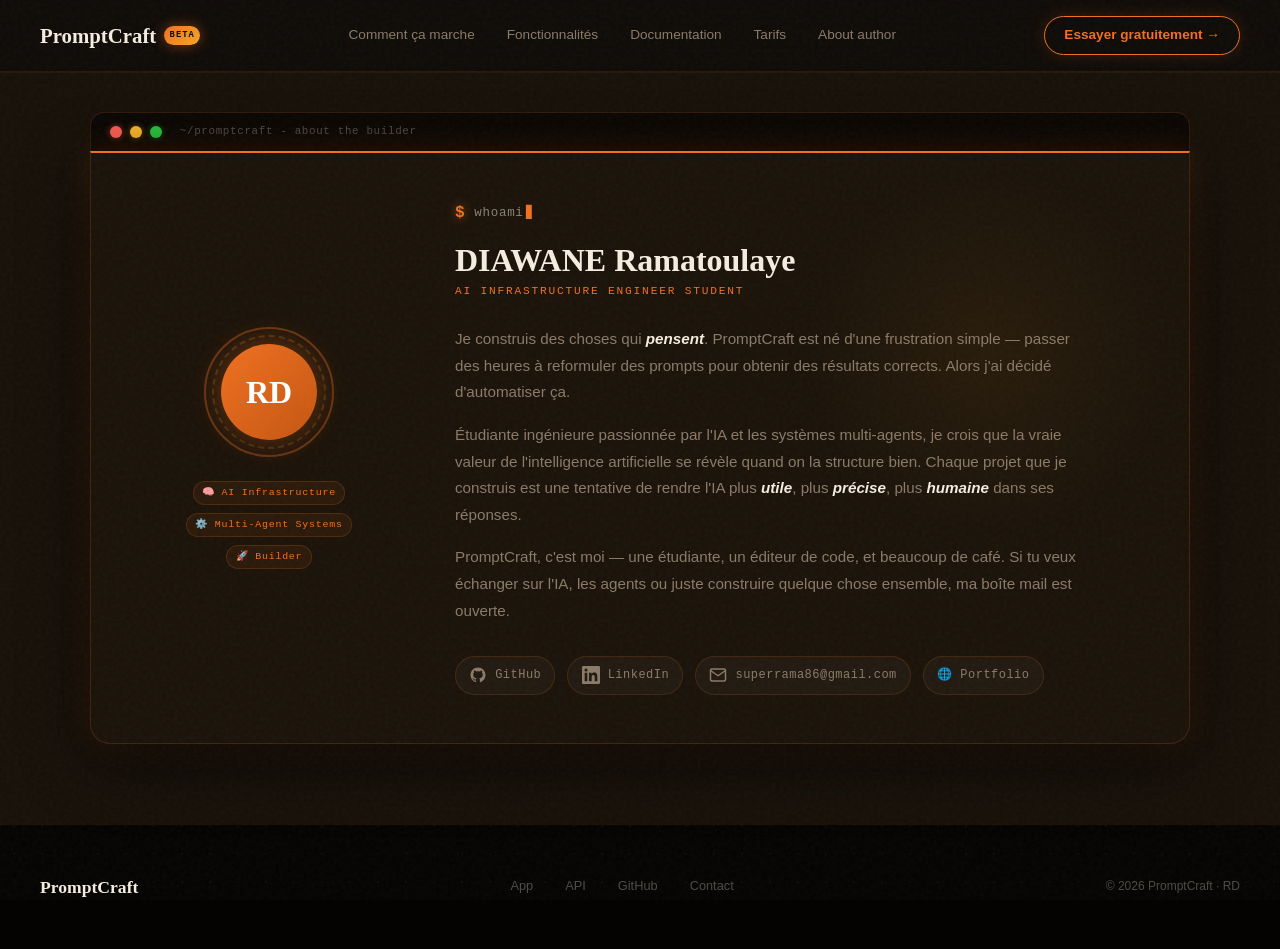
<file: me.html>
<!DOCTYPE html>
<html lang="en">
<head>
    <meta charset="UTF-8">
    <meta name="viewport" content="width=device-width, initial-scale=1.0">
    <title>PromptCraft - Transformez vos idées en prompts parfaits</title>
    <link rel="stylesheet" href="style1.css">
    <link rel="icon" type="image/svg+xml" href="favicon.svg">

</head>

<body>

<!--  NAV  -->
<nav>
  <a href="index.html" class="nav-logo">PromptCraft <span class="badge">beta</span></a>
  <div class="nav-links">
    <a href="index.html#comment">Comment ça marche</a>
    <a href="index.html#fonctionnalites">Fonctionnalités</a>
    <a href="index.html#documentation">Documentation</a>
    <a href="index.html#tarifs">Tarifs</a>
    <a href="me.html">About author</a>
  </div>
  <a href="https://getpromptcraft.org" class="nav-cta" target="_blank">Essayer gratuitement →</a>
</nav>

<!-- AUTEUR -->
<section class="author-section">
  <div class="container">
    <div class="author-terminal-header">
      <span class="terminal-dot red"></span>
      <span class="terminal-dot yellow"></span>
      <span class="terminal-dot green"></span>
      <span class="terminal-title">~/promptcraft - about the builder</span>
    </div>
    <div class="author-inner reveal">

      <!-- Avatar & identité -->
      <div class="author-left">
        <div class="author-avatar-wrap">
          <div class="author-avatar-ring"></div>
          <div class="author-avatar-ring ring2"></div>
          <div class="author-initials">RD</div>
        </div>
        <div class="author-badge-row">
          <span class="author-chip">🧠 AI Infrastructure</span>
          <span class="author-chip">⚙️ Multi-Agent Systems</span>
          <span class="author-chip">🚀 Builder</span>
        </div>
      </div>

      <!-- Bio -->
      <div class="author-right">
        <div class="author-prompt-line">
          <span class="prompt-sym">$</span>
          <span class="prompt-cmd">whoami</span>
        </div>
        <h2 class="author-name">DIAWANE Ramatoulaye</h2>
        <p class="author-role-label">AI Infrastructure Engineer Student</p>

        <p class="author-bio">
          Je construis des choses qui <em>pensent</em>. PromptCraft est né d'une frustration simple — 
          passer des heures à reformuler des prompts pour obtenir des résultats corrects. 
          Alors j'ai décidé d'automatiser ça.
        </p>
        <p class="author-bio">
          Étudiante ingénieure passionnée par l'IA et les systèmes multi-agents, je crois 
          que la vraie valeur de l'intelligence artificielle se révèle quand on la structure bien. 
          Chaque projet que je construis est une tentative de rendre l'IA plus <em>utile</em>, 
          plus <em>précise</em>, plus <em>humaine</em> dans ses réponses.
        </p>
        <p class="author-bio last">
          PromptCraft, c'est moi — une étudiante, un éditeur de code, et beaucoup de café. 
          Si tu veux échanger sur l'IA, les agents ou juste construire quelque chose ensemble, 
          ma boîte mail est ouverte.
        </p>

        <!-- Liens -->
        <div class="author-links">
          <a href="https://github.com/Ramadiaw12" target="_blank" class="author-link">
            <svg viewBox="0 0 24 24" fill="currentColor" width="18" height="18"><path d="M12 2C6.477 2 2 6.477 2 12c0 4.418 2.865 8.167 6.839 9.49.5.092.682-.217.682-.482 0-.237-.009-.868-.013-1.703-2.782.604-3.369-1.34-3.369-1.34-.454-1.156-1.11-1.463-1.11-1.463-.908-.62.069-.608.069-.608 1.003.07 1.531 1.03 1.531 1.03.892 1.529 2.341 1.087 2.91.831.092-.647.35-1.088.636-1.338-2.22-.253-4.555-1.11-4.555-4.943 0-1.091.39-1.984 1.029-2.683-.103-.253-.446-1.27.098-2.647 0 0 .84-.269 2.75 1.025A9.578 9.578 0 0112 6.836c.85.004 1.705.114 2.504.336 1.909-1.294 2.747-1.025 2.747-1.025.546 1.377.202 2.394.1 2.647.64.699 1.028 1.592 1.028 2.683 0 3.842-2.339 4.687-4.566 4.935.359.309.678.919.678 1.852 0 1.336-.012 2.415-.012 2.741 0 .267.18.578.688.48C19.138 20.163 22 16.418 22 12c0-5.523-4.477-10-10-10z"/></svg>
            GitHub
          </a>
          <a href="https://www.linkedin.com/in/ramatoulaye-diawane" target="_blank" class="author-link">
            <svg viewBox="0 0 24 24" fill="currentColor" width="18" height="18"><path d="M20.447 20.452h-3.554v-5.569c0-1.328-.027-3.037-1.852-3.037-1.853 0-2.136 1.445-2.136 2.939v5.667H9.351V9h3.414v1.561h.046c.477-.9 1.637-1.85 3.37-1.85 3.601 0 4.267 2.37 4.267 5.455v6.286zM5.337 7.433a2.062 2.062 0 01-2.063-2.065 2.064 2.064 0 112.063 2.065zm1.782 13.019H3.555V9h3.564v11.452zM22.225 0H1.771C.792 0 0 .774 0 1.729v20.542C0 23.227.792 24 1.771 24h20.451C23.2 24 24 23.227 24 22.271V1.729C24 .774 23.2 0 22.222 0h.003z"/></svg>
            LinkedIn
          </a>
          <a href="mailto:superrama86@gmail.com" class="author-link">
            <svg viewBox="0 0 24 24" fill="none" stroke="currentColor" stroke-width="2" stroke-linecap="round" stroke-linejoin="round" width="18" height="18"><path d="M4 4h16c1.1 0 2 .9 2 2v12c0 1.1-.9 2-2 2H4c-1.1 0-2-.9-2-2V6c0-1.1.9-2 2-2z"/><polyline points="22,6 12,13 2,6"/></svg>
            superrama86@gmail.com
          </a>
            <a href="https://superrama.netlify.app" target="_blank" class="author-link">
              🌐 Portfolio
            </a>
        </div>
      </div>

    </div>
  </div>
</section>

<footer>
  <div class="footer-logo">PromptCraft</div>
  <div class="footer-links">
    <a href="https://getpromptcraft.org">App</a>
    <a href="">API</a>
    <a href="https://github.com/Ramadiaw12" target="_blank">GitHub</a>
    <a href="mailto:superrama86@gmail.com">Contact</a>
  </div>
  <div class="footer-copy">© 2026 PromptCraft · RD</div>
</footer>


<script src="app.js"></script>



</body>
</html>
</file>
<file: style1.css>
/* 
   RESET & ROOT  DARK AMBER BRILLIANT
 */
*, *::before, *::after { box-sizing: border-box; margin: 0; padding: 0; }
:root {
  /*  Fonds sombres chauds  */
  --ink:        #f5ede0;            /* texte principal blanc cassé chaud */
  --cream:      #0e0b08;            /* fond principal noir chaud profond */
  --warm:       #161008;            /* fond secondaire brun-noir */
  --card:       #1a1209;            /* cartes brun-noir éclairé */

  /* Amber brillant */
  --amber:      #f07020;            /* orange amber vif */
  --amber-dk:   #c45510;            /* amber foncé hover */
  --amber-lt:   rgba(240,112,32,.09); /* fond amber teinté */
  --gold:       #f5a623;            /* or chaud */
  --gold-lt:    rgba(245,166,35,.08);

  /* Autres accents */
  --teal:       #1ab8b8;
  --blue:       #5b9bd5;
  --muted:      #8a7a68;            /* texte secondaire brun clair */
  --border:     rgba(240,112,32,.14);
  --border-sub: rgba(245,166,35,.08);

  /* Shadows & glows */
  --shadow:     0 4px 24px rgba(0,0,0,.55);
  --shadow-lg:  0 16px 64px rgba(0,0,0,.75);
  --glow:       0 0 32px rgba(240,112,32,.18);
  --glow-lg:    0 0 64px rgba(240,112,32,.28);
  --glow-gold:  0 0 24px rgba(245,166,35,.25);
}

html { scroll-behavior: smooth; }

body {
  background: var(--cream);
  color: var(--ink);
  font-family: 'Plus Jakarta Sans', sans-serif;
  line-height: 1.6;
  overflow-x: hidden;
}

/* Grain overlay */
body::after {
  content: '';
  position: fixed; inset: 0;
  background-image: url("data:image/svg+xml,%3Csvg viewBox='0 0 256 256' xmlns='http://www.w3.org/2000/svg'%3E%3Cfilter id='n'%3E%3CfeTurbulence type='fractalNoise' baseFrequency='.9' numOctaves='4'/%3E%3C/filter%3E%3Crect width='100%25' height='100%25' filter='url(%23n)' opacity='.04'/%3E%3C/svg%3E");
  pointer-events: none; z-index: 9999;
}

/* Grille de points subtile amber */
body::before {
  content: '';
  position: fixed; inset: 0;
  background-image: radial-gradient(rgba(240,112,32,.06) 1px, transparent 1px);
  background-size: 28px 28px;
  pointer-events: none; z-index: 0;
}

/* 
   NAV
 */
nav {
  position: fixed; top: 0; left: 0; right: 0; z-index: 100;
  display: flex; align-items: center; justify-content: space-between;
  padding: 1rem 2.5rem;
  background: rgba(14,11,8,.88);
  backdrop-filter: blur(20px);
  border-bottom: 1px solid rgba(240,112,32,.12);
  box-shadow: 0 1px 0 rgba(245,166,35,.06);
}

.nav-logo {
  font-family: 'Playfair Display', serif;
  font-size: 1.3rem; font-weight: 900;
  color: var(--ink); text-decoration: none;
  display: flex; align-items: center; gap: .5rem;
}
.nav-logo .badge {
  font-family: 'DM Mono', monospace;
  font-size: .55rem; letter-spacing: .12em; text-transform: uppercase;
  background: linear-gradient(135deg, var(--amber), var(--gold));
  color: #0e0b08;
  padding: .25em .6em; border-radius: 100px;
  box-shadow: 0 0 14px rgba(240,112,32,.45);
  font-weight: 700;
}

.nav-links { display: flex; align-items: center; gap: 2rem; }
.nav-links a {
  font-size: .85rem; color: var(--muted); text-decoration: none;
  transition: color .18s; font-weight: 500;
}
.nav-links a:hover { color: var(--amber); }

.nav-cta {
  background: transparent;
  border: 1.5px solid var(--amber);
  color: var(--amber);
  font-family: 'Plus Jakarta Sans', sans-serif;
  font-size: .85rem; font-weight: 700;
  padding: .55em 1.4em; border-radius: 100px;
  text-decoration: none; transition: all .2s;
  box-shadow: 0 0 16px rgba(240,112,32,.18);
}
.nav-cta:hover {
  background: var(--amber); color: #0e0b08;
  box-shadow: 0 0 28px rgba(240,112,32,.5);
  transform: translateY(-1px);
}

/* 
   HERO
 */
.hero {
  min-height: 100vh;
  display: flex; flex-direction: column;
  align-items: center; justify-content: center;
  padding: 8rem 2rem 5rem;
  text-align: center;
  position: relative; overflow: hidden;
}

/* Grand halo amber central */
.hero::before {
  content: '';
  position: absolute;
  width: 800px; height: 800px;
  background: radial-gradient(circle,
    rgba(240,112,32,.1) 0%,
    rgba(245,166,35,.06) 35%,
    transparent 65%);
  top: 0%; left: 50%; transform: translateX(-50%);
  border-radius: 50%;
  animation: pulse 5s ease-in-out infinite;
  pointer-events: none;
}

/* Orbe gold en coin bas droit */
.hero-orb {
  position: absolute;
  width: 350px; height: 350px;
  background: radial-gradient(circle, rgba(245,166,35,.1) 0%, transparent 70%);
  bottom: 5%; right: 0%;
  border-radius: 50%;
  pointer-events: none;
  animation: float 8s ease-in-out infinite;
}
/* Orbe amber gauche */
.hero-orb2 {
  position: absolute;
  width: 250px; height: 250px;
  background: radial-gradient(circle, rgba(240,112,32,.07) 0%, transparent 70%);
  top: 20%; left: -5%;
  border-radius: 50%;
  pointer-events: none;
  animation: float 6s ease-in-out infinite reverse;
}

@keyframes pulse {
  0%, 100% { transform: translateX(-50%) scale(1); opacity: .7; }
  50% { transform: translateX(-50%) scale(1.1); opacity: 1; }
}
@keyframes float {
  0%, 100% { transform: translateY(0); }
  50% { transform: translateY(-18px); }
}

.hero-eyebrow {
  font-family: 'DM Mono', monospace;
  font-size: .7rem; letter-spacing: .2em; text-transform: uppercase;
  color: var(--amber); margin-bottom: 1.2rem;
  display: flex; align-items: center; justify-content: center; gap: .6rem;
  animation: fadeUp .8s ease both;
  position: relative; z-index: 1;
}
.hero-eyebrow::before, .hero-eyebrow::after {
  content: ''; width: 32px; height: 1px;
  background: linear-gradient(90deg, transparent, var(--amber)); opacity: .55;
}
.hero-eyebrow::after {
  background: linear-gradient(90deg, var(--amber), transparent);
}

.hero h1 {
  font-family: 'Playfair Display', serif;
  font-size: clamp(2.8rem, 7vw, 5.5rem);
  font-weight: 900; line-height: 1.08;
  color: var(--ink); margin-bottom: 1.5rem;
  max-width: 900px;
  animation: fadeUp .8s .1s ease both;
  position: relative; z-index: 1;
}
.hero h1 em {
  font-style: italic;
  background: linear-gradient(135deg, var(--amber) 0%, var(--gold) 60%, #ffd080 100%);
  -webkit-background-clip: text;
  -webkit-text-fill-color: transparent;
  background-clip: text;
  filter: drop-shadow(0 0 22px rgba(240,112,32,.4));
  position: relative;
}

.hero-sub {
  font-size: 1.15rem; color: var(--muted);
  max-width: 560px; margin: 0 auto 2.5rem;
  line-height: 1.7;
  animation: fadeUp .8s .2s ease both;
  position: relative; z-index: 1;
}

.hero-ctas {
  display: flex; align-items: center; justify-content: center;
  gap: 1rem; flex-wrap: wrap;
  animation: fadeUp .8s .3s ease both;
  position: relative; z-index: 1;
}

.btn-primary {
  display: inline-flex; align-items: center; gap: .6rem;
  background: linear-gradient(135deg, var(--amber) 0%, #d06010 100%);
  color: #fff;
  font-family: 'Plus Jakarta Sans', sans-serif;
  font-size: 1rem; font-weight: 700;
  padding: .85em 2em; border-radius: 100px;
  text-decoration: none;
  box-shadow: 0 4px 24px rgba(240,112,32,.45), 0 0 0 1px rgba(240,112,32,.25);
  transition: all .22s;
  position: relative; overflow: hidden;
}
/* reflet interne */
.btn-primary::after {
  content: '';
  position: absolute; top: 0; left: 0; right: 0; height: 50%;
  background: linear-gradient(180deg, rgba(255,255,255,.15), transparent);
  border-radius: inherit; pointer-events: none;
}
.btn-primary:hover {
  background: linear-gradient(135deg, #ff8030 0%, var(--amber) 100%);
  transform: translateY(-2px);
  box-shadow: 0 8px 36px rgba(240,112,32,.6), 0 0 0 1px rgba(240,112,32,.4);
}
.btn-primary svg { width: 18px; height: 18px; position: relative; z-index: 1; }

.btn-secondary {
  display: inline-flex; align-items: center; gap: .5rem;
  background: transparent; color: var(--ink);
  font-size: .95rem; font-weight: 600;
  padding: .85em 1.8em; border-radius: 100px;
  text-decoration: none;
  border: 1.5px solid rgba(240,112,32,.2);
  transition: all .22s;
}
.btn-secondary:hover {
  border-color: rgba(240,112,32,.5);
  background: var(--amber-lt);
  color: var(--amber);
}

.hero-stats {
  display: flex; align-items: center; gap: 2rem;
  margin-top: 3.5rem; flex-wrap: wrap; justify-content: center;
  animation: fadeUp .8s .4s ease both;
  position: relative; z-index: 1;
}
.stat { display: flex; flex-direction: column; align-items: center; gap: .2rem; }
.stat-num {
  font-family: 'Playfair Display', serif;
  font-size: 1.8rem; font-weight: 900; color: var(--ink);
}
.stat-num span { color: var(--amber); text-shadow: 0 0 12px rgba(240,112,32,.4); }
.stat-label {
  font-family: 'DM Mono', monospace;
  font-size: .62rem; letter-spacing: .1em; text-transform: uppercase;
  color: var(--muted);
}
.stat-divider { width: 1px; height: 40px; background: rgba(240,112,32,.15); }

/* Demo card */
.hero-demo {
  margin-top: 4rem; width: 100%; max-width: 680px;
  animation: fadeUp .8s .5s ease both;
  position: relative; z-index: 1;
}
.demo-card {
  background: var(--card);
  border: 1px solid rgba(240,112,32,.2);
  border-radius: 20px; padding: 1.5rem;
  box-shadow: var(--shadow-lg), var(--glow);
  text-align: left; position: relative; overflow: hidden;
}
/* barre top brillante */
.demo-card::before {
  content: ''; position: absolute; top: 0; left: 0; right: 0; height: 2px;
  background: linear-gradient(90deg, var(--amber), var(--gold), var(--amber));
  box-shadow: 0 0 16px rgba(245,166,35,.7);
}
/* reflet interne haut */
.demo-card::after {
  content: '';
  position: absolute; top: 0; left: 0; right: 0; height: 55%;
  background: linear-gradient(180deg, rgba(240,112,32,.04) 0%, transparent 100%);
  border-radius: 20px 20px 0 0; pointer-events: none;
}

.demo-input {
  background: rgba(240,112,32,.05);
  border: 1.5px solid rgba(240,112,32,.12);
  border-radius: 12px; padding: 1rem 1.2rem;
  font-family: 'Plus Jakarta Sans', sans-serif; font-size: .9rem;
  color: var(--muted); margin-bottom: 1rem;
  display: flex; align-items: center; justify-content: space-between;
}
.demo-label {
  font-family: 'DM Mono', monospace; font-size: .6rem;
  letter-spacing: .12em; text-transform: uppercase;
  color: var(--amber); margin-bottom: .6rem;
  display: flex; align-items: center; gap: .4rem;
}
.demo-label::before {
  content: ''; width: 5px; height: 5px; border-radius: 50%;
  background: var(--amber);
  box-shadow: 0 0 8px rgba(240,112,32,.7);
}
.demo-result {
  background: rgba(0,0,0,.5);
  border: 1px solid rgba(240,112,32,.1);
  border-radius: 12px; padding: 1.2rem;
  font-family: 'DM Mono', monospace; font-size: .78rem;
  color: rgba(245,237,224,.7); line-height: 1.7;
}
.demo-result .highlight { color: var(--gold); text-shadow: 0 0 10px rgba(245,166,35,.5); }
.demo-arrow {
  display: flex; align-items: center; justify-content: center;
  margin: .6rem 0;
  font-family: 'DM Mono', monospace; font-size: .7rem; letter-spacing: .1em;
  color: var(--amber); opacity: .65;
}

/* 
   SECTIONS GÉNÉRALES
 */
section { padding: 6rem 2rem; position: relative; z-index: 1; }
.container { max-width: 1100px; margin: 0 auto; }

.section-eyebrow {
  font-family: 'DM Mono', monospace; font-size: .68rem;
  letter-spacing: .18em; text-transform: uppercase;
  color: var(--amber); margin-bottom: .8rem; display: block;
}
.section-title {
  font-family: 'Playfair Display', serif;
  font-size: clamp(2rem, 4vw, 3rem); font-weight: 900;
  color: var(--ink); line-height: 1.15; margin-bottom: 1rem;
}
.section-title em {
  font-style: italic;
  background: linear-gradient(135deg, var(--amber), var(--gold));
  -webkit-background-clip: text; -webkit-text-fill-color: transparent;
  background-clip: text;
  filter: drop-shadow(0 0 14px rgba(240,112,32,.3));
}
.section-sub { font-size: 1rem; color: var(--muted); max-width: 520px; line-height: 1.7; }

/* 
   COMMENT ÇA MARCHE
 */
.how-section { background: var(--warm); }
.how-section::before {
  content: '';
  position: absolute; inset: 0;
  background: radial-gradient(ellipse at 15% 60%, rgba(240,112,32,.05) 0%, transparent 55%);
  pointer-events: none;
}
.steps { display: grid; grid-template-columns: repeat(3, 1fr); gap: 2rem; margin-top: 4rem; }
.step {
  background: var(--card);
  border: 1px solid var(--border);
  border-radius: 20px; padding: 2rem;
  box-shadow: var(--shadow);
  position: relative; overflow: hidden;
  transition: transform .22s, box-shadow .22s, border-color .22s;
}
.step::after {
  content: '';
  position: absolute; top: 0; left: 0; right: 0; height: 1px;
  background: linear-gradient(90deg, transparent, rgba(240,112,32,.4), transparent);
  opacity: 0; transition: opacity .22s;
}
.step:hover {
  transform: translateY(-4px);
  box-shadow: var(--shadow-lg), var(--glow);
  border-color: rgba(240,112,32,.3);
}
.step:hover::after { opacity: 1; }
.step-num {
  font-family: 'Playfair Display', serif;
  font-size: 3.5rem; font-weight: 900;
  color: var(--amber); opacity: .12;
  position: absolute; top: 1rem; right: 1.4rem; line-height: 1;
}
.step-icon { font-size: 2rem; margin-bottom: 1rem; }
.step-title {
  font-family: 'Playfair Display', serif;
  font-size: 1.2rem; font-weight: 700;
  color: var(--ink); margin-bottom: .6rem;
}
.step-desc { font-size: .88rem; color: var(--muted); line-height: 1.65; }

/* 
   AVANT / APRÈS
 */
.compare-section { background: var(--cream); }
.compare-grid { display: grid; grid-template-columns: 1fr 1fr; gap: 2rem; margin-top: 3rem; }
.compare-card {
  border-radius: 20px; padding: 2rem;
  border: 1.5px solid var(--border);
  position: relative; overflow: hidden;
}
.compare-card.bad {
  background: rgba(180,40,40,.05);
  border-color: rgba(200,60,60,.15);
}
.compare-card.good {
  background: rgba(240,112,32,.05);
  border-color: rgba(240,112,32,.22);
  box-shadow: var(--glow);
}
.compare-tag {
  font-family: 'DM Mono', monospace; font-size: .62rem;
  letter-spacing: .12em; text-transform: uppercase;
  padding: .3em .8em; border-radius: 100px;
  display: inline-block; margin-bottom: 1.2rem; font-weight: 500;
}
.compare-card.bad .compare-tag { background: rgba(220,60,60,.1); color: #f87070; }
.compare-card.good .compare-tag { background: rgba(240,112,32,.12); color: var(--amber); }
.compare-prompt {
  font-family: 'DM Mono', monospace; font-size: .82rem;
  line-height: 1.7; padding: 1rem; border-radius: 10px; margin-bottom: 1rem;
}
.compare-card.bad .compare-prompt { background: rgba(180,40,40,.06); color: #9a8880; }
.compare-card.good .compare-prompt {
  background: rgba(0,0,0,.45);
  border: 1px solid rgba(240,112,32,.12);
  color: rgba(245,237,224,.78);
}
.compare-result {
  font-size: .85rem; color: var(--muted);
  display: flex; align-items: center; gap: .5rem;
}
.compare-result::before { content: ''; width: 8px; height: 8px; border-radius: 50%; flex-shrink: 0; }
.compare-card.bad .compare-result::before { background: #e05050; box-shadow: 0 0 6px rgba(220,60,60,.4); }
.compare-card.good .compare-result::before { background: var(--amber); box-shadow: 0 0 8px rgba(240,112,32,.5); }

/* 
   FONCTIONNALITÉS - fond ink (noir profond)
 */
.features-section {
  background: #090704;
  position: relative; overflow: hidden;
}
.features-section::before {
  content: '';
  position: absolute;
  width: 700px; height: 700px;
  background: radial-gradient(circle, rgba(245,166,35,.07) 0%, transparent 60%);
  top: -15%; right: -8%; border-radius: 50%; pointer-events: none;
}
.features-section::after {
  content: '';
  position: absolute;
  width: 500px; height: 500px;
  background: radial-gradient(circle, rgba(240,112,32,.05) 0%, transparent 65%);
  bottom: -10%; left: -5%; border-radius: 50%; pointer-events: none;
}
.features-section .section-title { color: var(--ink); }
.features-section .section-sub { color: var(--muted); }

.features-grid { display: grid; grid-template-columns: repeat(3, 1fr); gap: 1.5rem; margin-top: 3.5rem; }
.feature-card {
  background: rgba(255,255,255,.03);
  border: 1px solid rgba(240,112,32,.1);
  border-radius: 16px; padding: 1.8rem;
  transition: all .22s; position: relative; overflow: hidden;
}
.feature-card::before {
  content: '';
  position: absolute; top: 0; left: 0; right: 0; height: 1px;
  background: linear-gradient(90deg, transparent, rgba(245,166,35,.4), transparent);
  opacity: 0; transition: opacity .22s;
}
.feature-card:hover {
  background: rgba(240,112,32,.07);
  border-color: rgba(240,112,32,.28);
  transform: translateY(-3px);
  box-shadow: var(--glow);
}
.feature-card:hover::before { opacity: 1; }
.feature-icon { font-size: 1.8rem; margin-bottom: 1rem; }
.feature-title {
  font-family: 'Playfair Display', serif;
  font-size: 1.1rem; font-weight: 700;
  color: var(--ink); margin-bottom: .5rem;
}
.feature-desc { font-size: .85rem; color: var(--muted); line-height: 1.65; }

/* 
   PRICING
 */
.pricing-section { background: var(--warm); }
.pricing-grid { display: grid; grid-template-columns: repeat(3, 1fr); gap: 1.5rem; margin-top: 3.5rem; align-items: start; }
.pricing-card {
  background: var(--card);
  border: 1.5px solid var(--border);
  border-radius: 20px; padding: 2rem;
  box-shadow: var(--shadow); position: relative;
  transition: transform .22s, box-shadow .22s, border-color .22s;
}
.pricing-card:hover {
  transform: translateY(-4px);
  box-shadow: var(--shadow-lg), var(--glow);
  border-color: rgba(240,112,32,.3);
}
.pricing-card.featured {
  background: linear-gradient(160deg, #1e1208 0%, #120b04 100%);
  border-color: var(--amber);
  box-shadow: var(--shadow-lg), var(--glow-lg);
  transform: scale(1.03);
}
.pricing-card.featured:hover { transform: scale(1.03) translateY(-4px); }

/* ligne top brillante sur la featured card */
.pricing-card.featured::before {
  content: '';
  position: absolute; top: 0; left: 0; right: 0; height: 2px;
  background: linear-gradient(90deg, var(--amber), var(--gold), var(--amber));
  box-shadow: 0 0 14px rgba(245,166,35,.6);
  border-radius: 20px 20px 0 0;
}

.pricing-badge {
  position: absolute; top: -12px; left: 50%; transform: translateX(-50%);
  background: linear-gradient(135deg, var(--amber), var(--gold));
  color: #0e0b08;
  font-family: 'DM Mono', monospace; font-size: .62rem;
  letter-spacing: .1em; text-transform: uppercase;
  padding: .3em 1em; border-radius: 100px; white-space: nowrap;
  font-weight: 700;
  box-shadow: 0 0 20px rgba(240,112,32,.5);
}
.pricing-plan {
  font-family: 'DM Mono', monospace; font-size: .7rem;
  letter-spacing: .12em; text-transform: uppercase;
  color: var(--muted); margin-bottom: .5rem;
}
.pricing-card.featured .pricing-plan { color: rgba(245,237,224,.4); }
.pricing-price {
  font-family: 'Playfair Display', serif;
  font-size: 3rem; font-weight: 900; color: var(--ink);
  line-height: 1; margin-bottom: .3rem;
}
.pricing-card.featured .pricing-price { color: #fff; }
.pricing-price sup { font-size: 1.2rem; vertical-align: top; margin-top: .5rem; }
.pricing-price span { font-family: 'Plus Jakarta Sans', sans-serif; font-size: .9rem; font-weight: 400; color: var(--muted); }
.pricing-card.featured .pricing-price span { color: rgba(245,237,224,.4); }
.pricing-desc { font-size: .82rem; color: var(--muted); margin-bottom: 1.5rem; line-height: 1.5; }
.pricing-card.featured .pricing-desc { color: rgba(245,237,224,.5); }
.pricing-features { list-style: none; margin-bottom: 2rem; }
.pricing-features li {
  font-size: .85rem; color: var(--muted); padding: .45rem 0;
  display: flex; align-items: center; gap: .6rem;
  border-bottom: 1px solid rgba(240,112,32,.08);
}
.pricing-card.featured .pricing-features li {
  color: rgba(245,237,224,.65);
  border-color: rgba(240,112,32,.1);
}
.pricing-features li::before {
  content: '✓'; color: var(--amber); font-weight: 700; flex-shrink: 0;
  text-shadow: 0 0 8px rgba(240,112,32,.6);
}
.pricing-features li.no::before { content: '—'; color: var(--muted); text-shadow: none; }
.pricing-btn {
  display: block; text-align: center; text-decoration: none;
  font-weight: 700; font-size: .9rem; padding: .8em;
  border-radius: 12px; transition: all .2s;
  border: 1.5px solid rgba(240,112,32,.2); color: var(--ink);
  background: transparent;
}
.pricing-btn:hover {
  border-color: rgba(240,112,32,.5);
  background: var(--amber-lt); color: var(--amber);
}
.pricing-btn.featured-btn {
  background: linear-gradient(135deg, var(--amber), #c05010);
  border-color: transparent; color: #fff;
  box-shadow: 0 4px 20px rgba(240,112,32,.4);
  position: relative; overflow: hidden;
}
.pricing-btn.featured-btn::after {
  content: '';
  position: absolute; top: 0; left: 0; right: 0; height: 50%;
  background: linear-gradient(180deg, rgba(255,255,255,.12), transparent);
  border-radius: inherit; pointer-events: none;
}
.pricing-btn.featured-btn:hover {
  box-shadow: 0 6px 28px rgba(240,112,32,.55);
  transform: translateY(-1px);
}

/* 
   TÉMOIGNAGES
 */
.testimonials-section { background: var(--cream); }
.testimonials-grid { display: grid; grid-template-columns: repeat(3, 1fr); gap: 1.5rem; margin-top: 3.5rem; }
.testimonial-card {
  background: var(--card);
  border: 1px solid var(--border);
  border-radius: 16px; padding: 1.8rem;
  box-shadow: var(--shadow);
  transition: all .22s; position: relative; overflow: hidden;
}
.testimonial-card::before {
  content: '';
  position: absolute; inset: 0;
  background: linear-gradient(135deg, rgba(240,112,32,.02) 0%, transparent 55%);
  pointer-events: none;
}
.testimonial-card:hover {
  transform: translateY(-3px);
  border-color: rgba(240,112,32,.25);
  box-shadow: var(--shadow-lg), var(--glow);
}
.testimonial-quote {
  font-size: .92rem; color: var(--ink); line-height: 1.7;
  margin-bottom: 1.4rem; font-style: italic;
}
.testimonial-quote::before {
  content: '"'; color: var(--amber); font-size: 1.8rem;
  line-height: 0; vertical-align: -.4em;
  text-shadow: 0 0 14px rgba(240,112,32,.5);
}
.testimonial-author { display: flex; align-items: center; gap: .8rem; }
.author-avatar {
  width: 40px; height: 40px; border-radius: 50%;
  display: flex; align-items: center; justify-content: center;
  font-weight: 700; font-size: .85rem; color: #0e0b08; flex-shrink: 0;
  box-shadow: 0 0 14px rgba(240,112,32,.35);
}
.author-name { font-weight: 700; font-size: .85rem; color: var(--ink); }
.author-role { font-size: .75rem; color: var(--muted); }
.stars {
  color: var(--gold); font-size: .8rem; margin-bottom: .8rem;
  text-shadow: 0 0 10px rgba(245,166,35,.5);
}

/* 
   CTA FINAL
 */
.cta-section {
  background: #090704; text-align: center; padding: 8rem 2rem;
  position: relative; overflow: hidden;
}
.cta-section::before {
  content: '';
  position: absolute; width: 900px; height: 900px;
  background: radial-gradient(circle,
    rgba(240,112,32,.1) 0%,
    rgba(245,166,35,.06) 35%,
    transparent 65%);
  top: 50%; left: 50%; transform: translate(-50%, -50%);
  border-radius: 50%; pointer-events: none;
}
.cta-section::after {
  content: '';
  position: absolute; top: 0; left: 10%; right: 10%; height: 1px;
  background: linear-gradient(90deg, transparent, rgba(240,112,32,.35), transparent);
}
.cta-section .section-title { max-width: 700px; margin: 0 auto 1rem; }
.cta-section .section-sub { color: var(--muted); margin: 0 auto 2.5rem; }
.cta-note {
  font-family: 'DM Mono', monospace; font-size: .68rem;
  letter-spacing: .08em; color: rgba(138,122,104,.4);
  margin-top: 1.2rem;
}

/* 
   FOOTER
 */
footer {
  background: #040302;
  color: rgba(245,237,224,.3);
  padding: 3rem 2.5rem;
  display: flex; align-items: center; justify-content: space-between;
  flex-wrap: wrap; gap: 1rem;
  border-top: 1px solid rgba(240,112,32,.1);
}
.footer-logo {
  font-family: 'Playfair Display', serif;
  font-size: 1.1rem; font-weight: 900; color: var(--ink);
}
.footer-links { display: flex; gap: 2rem; }
.footer-links a {
  font-size: .8rem; color: rgba(245,237,224,.3);
  text-decoration: none; transition: color .18s;
}
.footer-links a:hover { color: var(--amber); }
.footer-copy { font-size: .75rem; }

/* 
   AUTEUR
 */
.author-section {
  background: var(--warm);
  padding: 7rem 2rem 5rem;
  position: relative; z-index: 1;
}

/*  Terminal header bar  */
.author-terminal-header {
  max-width: 1100px; margin: 0 auto;
  background: #0a0704;
  border: 1px solid rgba(240,112,32,.18);
  border-bottom: none;
  border-radius: 14px 14px 0 0;
  padding: .65rem 1.2rem;
  display: flex; align-items: center; gap: .5rem;
}
.terminal-dot {
  width: 12px; height: 12px; border-radius: 50%;
}
.terminal-dot.red    { background: #ff5f57; box-shadow: 0 0 6px rgba(255,95,87,.5); }
.terminal-dot.yellow { background: #febc2e; box-shadow: 0 0 6px rgba(254,188,46,.4); }
.terminal-dot.green  { background: #28c840; box-shadow: 0 0 6px rgba(40,200,64,.4); }
.terminal-title {
  font-family: 'DM Mono', monospace;
  font-size: .68rem; color: rgba(245,237,224,.3);
  letter-spacing: .06em; margin-left: .6rem;
}

/*  Carte intérieure (corps du terminal)  */
.author-inner {
  max-width: 1100px; margin: 0 auto;
  background: var(--card);
  border: 1px solid rgba(240,112,32,.18);
  border-top: 2px solid var(--amber);
  border-radius: 0 0 20px 20px;
  padding: 3rem;
  display: grid;
  grid-template-columns: 260px 1fr;
  gap: 3.5rem;
  box-shadow: var(--shadow-lg), var(--glow);
  position: relative; overflow: hidden;
  transition: box-shadow .3s ease;
}
.author-inner:hover {
  box-shadow: var(--shadow-lg), var(--glow-lg);
}
/* glow interne */
.author-inner::before {
  content: '';
  position: absolute; top: 0; right: 0;
  width: 400px; height: 400px;
  background: radial-gradient(circle, rgba(245,166,35,.06) 0%, transparent 65%);
  border-radius: 50%; pointer-events: none;
  
}

/* Avatar  */
.author-left {
  display: flex; flex-direction: column;
  align-items: center; gap: 1.5rem;
  justify-content: center;
}
.author-avatar-wrap {
  position: relative;
  width: 130px; height: 130px;
  display: flex; align-items: center; justify-content: center;
}
.author-avatar-ring {
  position: absolute; inset: 0;
  border-radius: 50%;
  border: 2px solid rgba(240,112,32,.35);
  animation: spin-ring 8s linear infinite;
}
.author-avatar-ring.ring2 {
  inset: 8px;
  border-color: rgba(245,166,35,.2);
  border-style: dashed;
  animation-duration: 12s;
  animation-direction: reverse;
}
@keyframes spin-ring {
  to { transform: rotate(360deg); }
}
.author-initials {
  width: 96px; height: 96px; border-radius: 50%;
  background: linear-gradient(135deg, var(--amber), #c45510);
  display: flex; align-items: center; justify-content: center;
  font-family: 'Playfair Display', serif;
  font-size: 2rem; font-weight: 900; color: #fff;
  box-shadow: 0 0 30px rgba(240,112,32,.45), 0 4px 20px rgba(0,0,0,.5);
  position: relative; z-index: 1;
}
.author-badge-row {
  display: flex; flex-direction: column; gap: .5rem;
  align-items: center;
}
.author-chip {
  font-family: 'DM Mono', monospace;
  font-size: .62rem; letter-spacing: .08em;
  background: rgba(240,112,32,.08);
  border: 1px solid rgba(240,112,32,.18);
  color: var(--amber);
  padding: .3em .85em; border-radius: 100px;
  white-space: nowrap;
  transition: all .2s;
}
.author-chip:hover {
  background: rgba(240,112,32,.15);
  box-shadow: 0 0 10px rgba(240,112,32,.2);
}

/*  Bio */
.author-right { position: relative; z-index: 1; }
.author-prompt-line {
  display: flex; align-items: center; gap: .6rem;
  margin-bottom: 1rem;
  font-family: 'DM Mono', monospace; font-size: .78rem;
}
.prompt-sym {
  color: var(--amber);
  font-size: 1rem; font-weight: 700;
  text-shadow: 0 0 10px rgba(240,112,32,.6);
}
.prompt-cmd {
  color: rgba(245,237,224,.5);
  letter-spacing: .06em;
}
/* curseur clignotant */
.prompt-cmd::after {
  content: '▋';
  color: var(--amber);
  margin-left: .2em;
  animation: blink 1s step-end infinite;
}
@keyframes blink { 0%,100% { opacity: 1; } 50% { opacity: 0; } }

.author-name {
  font-family: 'Playfair Display', serif;
  font-size: 2rem; font-weight: 900;
  color: var(--ink); line-height: 1.1;
  margin-bottom: .3rem;
}
.author-role-label {
  font-family: 'DM Mono', monospace;
  font-size: .7rem; letter-spacing: .16em; text-transform: uppercase;
  color: var(--amber); margin-bottom: 1.6rem;
}
.author-bio {
  font-size: .95rem; color: var(--muted);
  line-height: 1.75; margin-bottom: 1rem;
  max-width: 640px;
}
.author-bio em {
  color: var(--ink); font-style: italic;
  font-weight: 600;
}
.author-bio.last { margin-bottom: 2rem; }

/* Liens  */
.author-links {
  display: flex; flex-wrap: wrap; gap: .75rem;
  min-height: 2.4rem;
}
.author-link {
  display: inline-flex; align-items: center; gap: .5rem;
  font-family: 'DM Mono', monospace;
  font-size: .75rem; letter-spacing: .04em;
  color: var(--muted);
  background: rgba(255,255,255,.03);
  border: 1px solid rgba(240,112,32,.15);
  padding: .5em 1.1em; border-radius: 100px;
  text-decoration: none;
  transition: all .2s;
}
.author-link:hover {
  color: var(--amber);
  border-color: rgba(240,112,32,.4);
  background: rgba(240,112,32,.07);
  box-shadow: 0 0 14px rgba(240,112,32,.18);
  transform: translateY(-1px);
}

@media (max-width: 900px) {
  .author-inner {
    grid-template-columns: 1fr;
    padding: 2rem 1.5rem;
  }
  .author-left { flex-direction: row; flex-wrap: wrap; justify-content: center; }
  .author-badge-row { flex-direction: row; flex-wrap: wrap; justify-content: center; }
  .author-right { text-align: center; }
  .author-links { justify-content: center; }
}

/* 
   ANIMATIONS
 */
@keyframes fadeUp {
  from { opacity: 0; transform: translateY(24px); }
  to   { opacity: 1; transform: translateY(0); }
}
.reveal {
  opacity: 0; transform: translateY(32px);
  transition: opacity .7s ease, transform .7s ease;
}
.reveal.visible { opacity: 1; transform: translateY(0); }

/* 
   RESPONSIVE
 */
@media (max-width: 900px) {
  nav { padding: .8rem 1.2rem; }
  .nav-links { display: none; }
  .steps, .features-grid, .pricing-grid, .testimonials-grid { grid-template-columns: 1fr; }
  .compare-grid { grid-template-columns: 1fr; }
  .pricing-card.featured { transform: none; }
  .hero-stats { gap: 1rem; }
  .stat-divider { display: none; }
}


/* DOCS SECTION */
.docs-section {
  background: #090704;
  border-top: 1px solid rgba(240,112,32,.1);
}
.docs-layout {
  display: grid;
  grid-template-columns: 240px 1fr;
  gap: 2.5rem;
  margin-top: 3rem;
  align-items: start;
}

/* SIDEBAR */
.docs-sidebar {
  position: sticky;
  top: 5.5rem;
  background: var(--card);
  border: 1px solid rgba(240,112,32,.14);
  border-radius: 16px;
  padding: 1.2rem 0;
  max-height: calc(100vh - 8rem);
  overflow-y: auto;
  scrollbar-width: thin;
  scrollbar-color: rgba(240,112,32,.2) transparent;
}
.docs-nav-group { margin-bottom: 1rem; }
.docs-nav-label {
  font-family: 'DM Mono', monospace;
  font-size: .58rem; letter-spacing: .16em; text-transform: uppercase;
  color: rgba(138,122,104,.55);
  padding: .4rem 1.2rem .25rem;
}
.docs-nav-item {
  display: block;
  font-size: .82rem; color: var(--muted);
  text-decoration: none;
  padding: .38rem 1.2rem;
  border-left: 2px solid transparent;
  transition: all .16s;
}
.docs-nav-item:hover {
  color: var(--ink);
  background: rgba(240,112,32,.04);
}
.docs-nav-item.active {
  color: var(--amber);
  border-left-color: var(--amber);
  background: rgba(240,112,32,.06);
}

/* CONTENT AREA */
.docs-content { min-height: 500px; }
.docs-page { display: none; }
.docs-page.active { display: block; }

.docs-breadcrumb {
  font-family: 'DM Mono', monospace;
  font-size: .65rem; letter-spacing: .06em;
  color: rgba(138,122,104,.45); margin-bottom: 1rem;
}
.docs-breadcrumb span { color: var(--amber); }

.docs-page-title {
  font-family: 'Playfair Display', serif;
  font-size: 1.7rem; font-weight: 900;
  color: var(--ink); margin-bottom: 1rem;
  border-bottom: 1px solid rgba(240,112,32,.1);
  padding-bottom: .8rem;
}
.docs-text {
  font-size: .92rem; color: var(--muted);
  line-height: 1.75; margin-bottom: 1.2rem;
}

/* Steps */
.docs-steps-list { display: flex; flex-direction: column; gap: 1rem; margin: 1.5rem 0; }
.docs-step-item {
  display: flex; align-items: flex-start; gap: 1rem;
  background: rgba(240,112,32,.04);
  border: 1px solid rgba(240,112,32,.1);
  border-radius: 12px; padding: 1rem 1.2rem;
}
.docs-step-num {
  width: 28px; height: 28px; border-radius: 50%;
  background: linear-gradient(135deg, var(--amber), #c45510);
  display: flex; align-items: center; justify-content: center;
  font-family: 'DM Mono', monospace; font-size: .72rem; font-weight: 700;
  color: #0e0b08; flex-shrink: 0;
  box-shadow: 0 0 10px rgba(240,112,32,.35);
}
.docs-step-body strong {
  display: block; font-size: .88rem; color: var(--ink); margin-bottom: .3rem;
}
.docs-step-body p { font-size: .82rem; color: var(--muted); line-height: 1.6; margin: 0; }

/* Callouts */
.docs-callout {
  display: flex; align-items: flex-start; gap: .8rem;
  background: rgba(240,112,32,.06);
  border: 1px solid rgba(240,112,32,.18);
  border-left: 3px solid var(--amber);
  border-radius: 0 12px 12px 0;
  padding: 1rem 1.2rem; margin: 1.2rem 0;
}
.docs-callout-warn {
  background: rgba(245,166,35,.05);
  border-color: var(--gold); border-left-color: var(--gold);
}
.docs-callout-danger {
  background: rgba(200,60,60,.05);
  border-color: rgba(200,60,60,.2); border-left-color: #e05050;
}
.docs-callout-icon { font-size: 1.1rem; flex-shrink: 0; margin-top: .05rem; }
.docs-callout p { font-size: .85rem; color: var(--muted); line-height: 1.6; margin: 0; }

/* Feature list */
.docs-feature-list { display: flex; flex-direction: column; gap: .8rem; margin: 1.2rem 0; }
.docs-feature-row {
  display: flex; align-items: flex-start; gap: .9rem;
  padding: .8rem; border-radius: 10px;
  background: rgba(255,255,255,.02);
  border: 1px solid rgba(240,112,32,.08);
}
.docs-feature-icon { font-size: 1.2rem; flex-shrink: 0; margin-top: .1rem; }
.docs-feature-row strong { display: block; font-size: .88rem; color: var(--ink); margin-bottom: .2rem; }
.docs-feature-row p { font-size: .82rem; color: var(--muted); margin: 0; line-height: 1.55; }

/* Tag grid */
.docs-tag-grid {
  display: grid; grid-template-columns: repeat(2, 1fr);
  gap: 1rem; margin: 1.5rem 0;
}
.docs-tag-card {
  background: rgba(240,112,32,.04);
  border: 1px solid rgba(240,112,32,.12);
  border-radius: 12px; padding: 1rem;
}
.docs-tag {
  font-family: 'DM Mono', monospace; font-size: .68rem; letter-spacing: .08em;
  background: rgba(240,112,32,.1); border: 1px solid rgba(240,112,32,.2);
  color: var(--amber); padding: .25em .7em; border-radius: 100px;
  display: inline-block; margin-bottom: .6rem;
}
.docs-tag-card p { font-size: .82rem; color: var(--muted); line-height: 1.5; margin: 0; }

/* Code inline */
.docs-code {
  font-family: 'DM Mono', monospace; font-size: .78rem;
  background: rgba(240,112,32,.08); border: 1px solid rgba(240,112,32,.15);
  color: var(--amber); padding: .15em .5em; border-radius: 5px;
}
.docs-link { color: var(--amber); text-decoration: underline; text-underline-offset: 2px; }
.docs-link:hover { color: var(--gold); }

/* Pipeline */
.docs-pipeline {
  display: flex; align-items: flex-start; gap: .5rem;
  margin: 1.5rem 0; flex-wrap: wrap;
}
.docs-pipeline-step {
  flex: 1; min-width: 140px;
  background: rgba(240,112,32,.05);
  border: 1px solid rgba(240,112,32,.14);
  border-radius: 14px; padding: 1.2rem; text-align: center;
}
.docs-pipeline-icon { font-size: 1.8rem; margin-bottom: .5rem; }
.docs-pipeline-label {
  font-family: 'Playfair Display', serif;
  font-size: .95rem; font-weight: 700; color: var(--ink); margin-bottom: .4rem;
}
.docs-pipeline-desc { font-size: .78rem; color: var(--muted); line-height: 1.5; }
.docs-pipeline-arrow {
  align-self: center; color: var(--amber); font-size: 1.2rem;
  font-weight: 700; flex-shrink: 0; margin-top: -1rem; opacity: .6;
}

/* Tips */
.docs-tips { display: grid; grid-template-columns: 1fr 1fr; gap: 1rem; margin: 1.5rem 0; }
.docs-tip { border-radius: 12px; padding: 1.2rem; }
.docs-tip.good { background: rgba(240,112,32,.05); border: 1px solid rgba(240,112,32,.15); }
.docs-tip.bad { background: rgba(200,60,60,.04); border: 1px solid rgba(200,60,60,.12); }
.docs-tip-label {
  display: block; font-family: 'DM Mono', monospace;
  font-size: .65rem; letter-spacing: .1em; text-transform: uppercase; margin-bottom: .8rem;
}
.docs-tip.good .docs-tip-label { color: var(--amber); }
.docs-tip.bad .docs-tip-label { color: #e05050; }
.docs-tip ul { list-style: none; padding: 0; }
.docs-tip ul li {
  font-size: .82rem; color: var(--muted); line-height: 1.55;
  padding: .3rem 0; border-bottom: 1px solid rgba(240,112,32,.06);
}
.docs-tip.bad ul li { border-color: rgba(200,60,60,.06); }
.docs-tip ul li:last-child { border-bottom: none; }

/* Use cases */
.docs-use-cases { display: flex; flex-direction: column; gap: .8rem; margin: 1.5rem 0; }
.docs-use-case {
  background: rgba(255,255,255,.02); border: 1px solid rgba(240,112,32,.09);
  border-radius: 10px; padding: .9rem 1.1rem;
  display: flex; align-items: baseline; gap: 1rem; flex-wrap: wrap;
}
.docs-use-case .docs-code { flex-shrink: 0; }
.docs-use-case p { font-size: .83rem; color: var(--muted); margin: 0; line-height: 1.55; font-style: italic; }

/* Responsive */
@media (max-width: 900px) {
  .docs-layout { grid-template-columns: 1fr; }
  .docs-sidebar { position: static; max-height: none; }
  .docs-pipeline { flex-direction: column; }
  .docs-pipeline-arrow { transform: rotate(90deg); align-self: center; }
  .docs-tips { grid-template-columns: 1fr; }
  .docs-tag-grid { grid-template-columns: 1fr; }
}

.docs-sidebar {
  min-width: 0;
  overflow-x: hidden;
}

.docs-content {
  min-width: 0;
}
</file>
<file: style.css>
/* 
   RESET & ROOT  DARK AMBER BRILLIANT
 */
*, *::before, *::after { box-sizing: border-box; margin: 0; padding: 0; }
:root {
  /*  Fonds sombres chauds  */
  --ink:        #f5ede0;            /* texte principal blanc cassé chaud */
  --cream:      #0e0b08;            /* fond principal noir chaud profond */
  --warm:       #161008;            /* fond secondaire brun-noir */
  --card:       #1a1209;            /* cartes brun-noir éclairé */

  /* Amber brillant */
  --amber:      #f07020;            /* orange amber vif */
  --amber-dk:   #c45510;            /* amber foncé hover */
  --amber-lt:   rgba(240,112,32,.09); /* fond amber teinté */
  --gold:       #f5a623;            /* or chaud */
  --gold-lt:    rgba(245,166,35,.08);

  /* Autres accents */
  --teal:       #1ab8b8;
  --blue:       #5b9bd5;
  --muted:      #8a7a68;            /* texte secondaire brun clair */
  --border:     rgba(240,112,32,.14);
  --border-sub: rgba(245,166,35,.08);

  /* Shadows & glows */
  --shadow:     0 4px 24px rgba(0,0,0,.55);
  --shadow-lg:  0 16px 64px rgba(0,0,0,.75);
  --glow:       0 0 32px rgba(240,112,32,.18);
  --glow-lg:    0 0 64px rgba(240,112,32,.28);
  --glow-gold:  0 0 24px rgba(245,166,35,.25);
}

html { scroll-behavior: smooth; }

body {
  background: var(--cream);
  color: var(--ink);
  font-family: 'Plus Jakarta Sans', sans-serif;
  line-height: 1.6;
  overflow-x: hidden;
}

/* Grain overlay */
body::after {
  content: '';
  position: fixed; inset: 0;
  background-image: url("data:image/svg+xml,%3Csvg viewBox='0 0 256 256' xmlns='http://www.w3.org/2000/svg'%3E%3Cfilter id='n'%3E%3CfeTurbulence type='fractalNoise' baseFrequency='.9' numOctaves='4'/%3E%3C/filter%3E%3Crect width='100%25' height='100%25' filter='url(%23n)' opacity='.04'/%3E%3C/svg%3E");
  pointer-events: none; z-index: 9999;
}

/* Grille de points subtile amber */
body::before {
  content: '';
  position: fixed; inset: 0;
  background-image: radial-gradient(rgba(240,112,32,.06) 1px, transparent 1px);
  background-size: 28px 28px;
  pointer-events: none; z-index: 0;
}

/* 
   NAV
 */
nav {
  position: fixed; top: 0; left: 0; right: 0; z-index: 100;
  display: flex; align-items: center; justify-content: space-between;
  padding: 1rem 2.5rem;
  background: rgba(14,11,8,.88);
  backdrop-filter: blur(20px);
  border-bottom: 1px solid rgba(240,112,32,.12);
  box-shadow: 0 1px 0 rgba(245,166,35,.06);
}

.nav-logo {
  font-family: 'Playfair Display', serif;
  font-size: 1.3rem; font-weight: 900;
  color: var(--ink); text-decoration: none;
  display: flex; align-items: center; gap: .5rem;
}
.nav-logo .badge {
  font-family: 'DM Mono', monospace;
  font-size: .55rem; letter-spacing: .12em; text-transform: uppercase;
  background: linear-gradient(135deg, var(--amber), var(--gold));
  color: #0e0b08;
  padding: .25em .6em; border-radius: 100px;
  box-shadow: 0 0 14px rgba(240,112,32,.45);
  font-weight: 700;
}

.nav-links { display: flex; align-items: center; gap: 2rem; }
.nav-links a {
  font-size: .85rem; color: var(--muted); text-decoration: none;
  transition: color .18s; font-weight: 500;
}
.nav-links a:hover { color: var(--amber); }

.nav-cta {
  background: transparent;
  border: 1.5px solid var(--amber);
  color: var(--amber);
  font-family: 'Plus Jakarta Sans', sans-serif;
  font-size: .85rem; font-weight: 700;
  padding: .55em 1.4em; border-radius: 100px;
  text-decoration: none; transition: all .2s;
  box-shadow: 0 0 16px rgba(240,112,32,.18);
}
.nav-cta:hover {
  background: var(--amber); color: #0e0b08;
  box-shadow: 0 0 28px rgba(240,112,32,.5);
  transform: translateY(-1px);
}

/* 
   HERO
 */
.hero {
  min-height: 100vh;
  display: flex; flex-direction: column;
  align-items: center; justify-content: center;
  padding: 8rem 2rem 5rem;
  text-align: center;
  position: relative; overflow: hidden;
}

/* Grand halo amber central */
.hero::before {
  content: '';
  position: absolute;
  width: 800px; height: 800px;
  background: radial-gradient(circle,
    rgba(240,112,32,.1) 0%,
    rgba(245,166,35,.06) 35%,
    transparent 65%);
  top: 0%; left: 50%; transform: translateX(-50%);
  border-radius: 50%;
  animation: pulse 5s ease-in-out infinite;
  pointer-events: none;
}

/* Orbe gold en coin bas droit */
.hero-orb {
  position: absolute;
  width: 350px; height: 350px;
  background: radial-gradient(circle, rgba(245,166,35,.1) 0%, transparent 70%);
  bottom: 5%; right: 0%;
  border-radius: 50%;
  pointer-events: none;
  animation: float 8s ease-in-out infinite;
}
/* Orbe amber gauche */
.hero-orb2 {
  position: absolute;
  width: 250px; height: 250px;
  background: radial-gradient(circle, rgba(240,112,32,.07) 0%, transparent 70%);
  top: 20%; left: -5%;
  border-radius: 50%;
  pointer-events: none;
  animation: float 6s ease-in-out infinite reverse;
}

@keyframes pulse {
  0%, 100% { transform: translateX(-50%) scale(1); opacity: .7; }
  50% { transform: translateX(-50%) scale(1.1); opacity: 1; }
}
@keyframes float {
  0%, 100% { transform: translateY(0); }
  50% { transform: translateY(-18px); }
}

.hero-eyebrow {
  font-family: 'DM Mono', monospace;
  font-size: .7rem; letter-spacing: .2em; text-transform: uppercase;
  color: var(--amber); margin-bottom: 1.2rem;
  display: flex; align-items: center; justify-content: center; gap: .6rem;
  animation: fadeUp .8s ease both;
  position: relative; z-index: 1;
}
.hero-eyebrow::before, .hero-eyebrow::after {
  content: ''; width: 32px; height: 1px;
  background: linear-gradient(90deg, transparent, var(--amber)); opacity: .55;
}
.hero-eyebrow::after {
  background: linear-gradient(90deg, var(--amber), transparent);
}

.hero h1 {
  font-family: 'Playfair Display', serif;
  font-size: clamp(2.8rem, 7vw, 5.5rem);
  font-weight: 900; line-height: 1.08;
  color: var(--ink); margin-bottom: 1.5rem;
  max-width: 900px;
  animation: fadeUp .8s .1s ease both;
  position: relative; z-index: 1;
}
.hero h1 em {
  font-style: italic;
  background: linear-gradient(135deg, var(--amber) 0%, var(--gold) 60%, #ffd080 100%);
  -webkit-background-clip: text;
  -webkit-text-fill-color: transparent;
  background-clip: text;
  filter: drop-shadow(0 0 22px rgba(240,112,32,.4));
  position: relative;
}

.hero-sub {
  font-size: 1.15rem; color: var(--muted);
  max-width: 560px; margin: 0 auto 2.5rem;
  line-height: 1.7;
  animation: fadeUp .8s .2s ease both;
  position: relative; z-index: 1;
}

.hero-ctas {
  display: flex; align-items: center; justify-content: center;
  gap: 1rem; flex-wrap: wrap;
  animation: fadeUp .8s .3s ease both;
  position: relative; z-index: 1;
}

.btn-primary {
  display: inline-flex; align-items: center; gap: .6rem;
  background: linear-gradient(135deg, var(--amber) 0%, #d06010 100%);
  color: #fff;
  font-family: 'Plus Jakarta Sans', sans-serif;
  font-size: 1rem; font-weight: 700;
  padding: .85em 2em; border-radius: 100px;
  text-decoration: none;
  box-shadow: 0 4px 24px rgba(240,112,32,.45), 0 0 0 1px rgba(240,112,32,.25);
  transition: all .22s;
  position: relative; overflow: hidden;
}
/* reflet interne */
.btn-primary::after {
  content: '';
  position: absolute; top: 0; left: 0; right: 0; height: 50%;
  background: linear-gradient(180deg, rgba(255,255,255,.15), transparent);
  border-radius: inherit; pointer-events: none;
}
.btn-primary:hover {
  background: linear-gradient(135deg, #ff8030 0%, var(--amber) 100%);
  transform: translateY(-2px);
  box-shadow: 0 8px 36px rgba(240,112,32,.6), 0 0 0 1px rgba(240,112,32,.4);
}
.btn-primary svg { width: 18px; height: 18px; position: relative; z-index: 1; }

.btn-secondary {
  display: inline-flex; align-items: center; gap: .5rem;
  background: transparent; color: var(--ink);
  font-size: .95rem; font-weight: 600;
  padding: .85em 1.8em; border-radius: 100px;
  text-decoration: none;
  border: 1.5px solid rgba(240,112,32,.2);
  transition: all .22s;
}
.btn-secondary:hover {
  border-color: rgba(240,112,32,.5);
  background: var(--amber-lt);
  color: var(--amber);
}

.hero-stats {
  display: flex; align-items: center; gap: 2rem;
  margin-top: 3.5rem; flex-wrap: wrap; justify-content: center;
  animation: fadeUp .8s .4s ease both;
  position: relative; z-index: 1;
}
.stat { display: flex; flex-direction: column; align-items: center; gap: .2rem; }
.stat-num {
  font-family: 'Playfair Display', serif;
  font-size: 1.8rem; font-weight: 900; color: var(--ink);
}
.stat-num span { color: var(--amber); text-shadow: 0 0 12px rgba(240,112,32,.4); }
.stat-label {
  font-family: 'DM Mono', monospace;
  font-size: .62rem; letter-spacing: .1em; text-transform: uppercase;
  color: var(--muted);
}
.stat-divider { width: 1px; height: 40px; background: rgba(240,112,32,.15); }

/* Demo card */
.hero-demo {
  margin-top: 4rem; width: 100%; max-width: 680px;
  animation: fadeUp .8s .5s ease both;
  position: relative; z-index: 1;
}
.demo-card {
  background: var(--card);
  border: 1px solid rgba(240,112,32,.2);
  border-radius: 20px; padding: 1.5rem;
  box-shadow: var(--shadow-lg), var(--glow);
  text-align: left; position: relative; overflow: hidden;
}
/* barre top brillante */
.demo-card::before {
  content: ''; position: absolute; top: 0; left: 0; right: 0; height: 2px;
  background: linear-gradient(90deg, var(--amber), var(--gold), var(--amber));
  box-shadow: 0 0 16px rgba(245,166,35,.7);
}
/* reflet interne haut */
.demo-card::after {
  content: '';
  position: absolute; top: 0; left: 0; right: 0; height: 55%;
  background: linear-gradient(180deg, rgba(240,112,32,.04) 0%, transparent 100%);
  border-radius: 20px 20px 0 0; pointer-events: none;
}

.demo-input {
  background: rgba(240,112,32,.05);
  border: 1.5px solid rgba(240,112,32,.12);
  border-radius: 12px; padding: 1rem 1.2rem;
  font-family: 'Plus Jakarta Sans', sans-serif; font-size: .9rem;
  color: var(--muted); margin-bottom: 1rem;
  display: flex; align-items: center; justify-content: space-between;
}
.demo-label {
  font-family: 'DM Mono', monospace; font-size: .6rem;
  letter-spacing: .12em; text-transform: uppercase;
  color: var(--amber); margin-bottom: .6rem;
  display: flex; align-items: center; gap: .4rem;
}
.demo-label::before {
  content: ''; width: 5px; height: 5px; border-radius: 50%;
  background: var(--amber);
  box-shadow: 0 0 8px rgba(240,112,32,.7);
}
.demo-result {
  background: rgba(0,0,0,.5);
  border: 1px solid rgba(240,112,32,.1);
  border-radius: 12px; padding: 1.2rem;
  font-family: 'DM Mono', monospace; font-size: .78rem;
  color: rgba(245,237,224,.7); line-height: 1.7;
}
.demo-result .highlight { color: var(--gold); text-shadow: 0 0 10px rgba(245,166,35,.5); }
.demo-arrow {
  display: flex; align-items: center; justify-content: center;
  margin: .6rem 0;
  font-family: 'DM Mono', monospace; font-size: .7rem; letter-spacing: .1em;
  color: var(--amber); opacity: .65;
}

/* 
   SECTIONS GÉNÉRALES
 */
section { padding: 6rem 2rem; position: relative; z-index: 1; }
.container { max-width: 1100px; margin: 0 auto; }

.section-eyebrow {
  font-family: 'DM Mono', monospace; font-size: .68rem;
  letter-spacing: .18em; text-transform: uppercase;
  color: var(--amber); margin-bottom: .8rem; display: block;
}
.section-title {
  font-family: 'Playfair Display', serif;
  font-size: clamp(2rem, 4vw, 3rem); font-weight: 900;
  color: var(--ink); line-height: 1.15; margin-bottom: 1rem;
}
.section-title em {
  font-style: italic;
  background: linear-gradient(135deg, var(--amber), var(--gold));
  -webkit-background-clip: text; -webkit-text-fill-color: transparent;
  background-clip: text;
  filter: drop-shadow(0 0 14px rgba(240,112,32,.3));
}
.section-sub { font-size: 1rem; color: var(--muted); max-width: 520px; line-height: 1.7; }

/* 
   COMMENT ÇA MARCHE
 */
.how-section { background: var(--warm); }
.how-section::before {
  content: '';
  position: absolute; inset: 0;
  background: radial-gradient(ellipse at 15% 60%, rgba(240,112,32,.05) 0%, transparent 55%);
  pointer-events: none;
}
.steps { display: grid; grid-template-columns: repeat(3, 1fr); gap: 2rem; margin-top: 4rem; }
.step {
  background: var(--card);
  border: 1px solid var(--border);
  border-radius: 20px; padding: 2rem;
  box-shadow: var(--shadow);
  position: relative; overflow: hidden;
  transition: transform .22s, box-shadow .22s, border-color .22s;
}
.step::after {
  content: '';
  position: absolute; top: 0; left: 0; right: 0; height: 1px;
  background: linear-gradient(90deg, transparent, rgba(240,112,32,.4), transparent);
  opacity: 0; transition: opacity .22s;
}
.step:hover {
  transform: translateY(-4px);
  box-shadow: var(--shadow-lg), var(--glow);
  border-color: rgba(240,112,32,.3);
}
.step:hover::after { opacity: 1; }
.step-num {
  font-family: 'Playfair Display', serif;
  font-size: 3.5rem; font-weight: 900;
  color: var(--amber); opacity: .12;
  position: absolute; top: 1rem; right: 1.4rem; line-height: 1;
}
.step-icon { font-size: 2rem; margin-bottom: 1rem; }
.step-title {
  font-family: 'Playfair Display', serif;
  font-size: 1.2rem; font-weight: 700;
  color: var(--ink); margin-bottom: .6rem;
}
.step-desc { font-size: .88rem; color: var(--muted); line-height: 1.65; }

/* 
   AVANT / APRÈS
 */
.compare-section { background: var(--cream); }
.compare-grid { display: grid; grid-template-columns: 1fr 1fr; gap: 2rem; margin-top: 3rem; }
.compare-card {
  border-radius: 20px; padding: 2rem;
  border: 1.5px solid var(--border);
  position: relative; overflow: hidden;
}
.compare-card.bad {
  background: rgba(180,40,40,.05);
  border-color: rgba(200,60,60,.15);
}
.compare-card.good {
  background: rgba(240,112,32,.05);
  border-color: rgba(240,112,32,.22);
  box-shadow: var(--glow);
}
.compare-tag {
  font-family: 'DM Mono', monospace; font-size: .62rem;
  letter-spacing: .12em; text-transform: uppercase;
  padding: .3em .8em; border-radius: 100px;
  display: inline-block; margin-bottom: 1.2rem; font-weight: 500;
}
.compare-card.bad .compare-tag { background: rgba(220,60,60,.1); color: #f87070; }
.compare-card.good .compare-tag { background: rgba(240,112,32,.12); color: var(--amber); }
.compare-prompt {
  font-family: 'DM Mono', monospace; font-size: .82rem;
  line-height: 1.7; padding: 1rem; border-radius: 10px; margin-bottom: 1rem;
}
.compare-card.bad .compare-prompt { background: rgba(180,40,40,.06); color: #9a8880; }
.compare-card.good .compare-prompt {
  background: rgba(0,0,0,.45);
  border: 1px solid rgba(240,112,32,.12);
  color: rgba(245,237,224,.78);
}
.compare-result {
  font-size: .85rem; color: var(--muted);
  display: flex; align-items: center; gap: .5rem;
}
.compare-result::before { content: ''; width: 8px; height: 8px; border-radius: 50%; flex-shrink: 0; }
.compare-card.bad .compare-result::before { background: #e05050; box-shadow: 0 0 6px rgba(220,60,60,.4); }
.compare-card.good .compare-result::before { background: var(--amber); box-shadow: 0 0 8px rgba(240,112,32,.5); }

/* 
   FONCTIONNALITÉS - fond ink (noir profond)
 */
.features-section {
  background: #090704;
  position: relative; overflow: hidden;
}
.features-section::before {
  content: '';
  position: absolute;
  width: 700px; height: 700px;
  background: radial-gradient(circle, rgba(245,166,35,.07) 0%, transparent 60%);
  top: -15%; right: -8%; border-radius: 50%; pointer-events: none;
}
.features-section::after {
  content: '';
  position: absolute;
  width: 500px; height: 500px;
  background: radial-gradient(circle, rgba(240,112,32,.05) 0%, transparent 65%);
  bottom: -10%; left: -5%; border-radius: 50%; pointer-events: none;
}
.features-section .section-title { color: var(--ink); }
.features-section .section-sub { color: var(--muted); }

.features-grid { display: grid; grid-template-columns: repeat(3, 1fr); gap: 1.5rem; margin-top: 3.5rem; }
.feature-card {
  background: rgba(255,255,255,.03);
  border: 1px solid rgba(240,112,32,.1);
  border-radius: 16px; padding: 1.8rem;
  transition: all .22s; position: relative; overflow: hidden;
}
.feature-card::before {
  content: '';
  position: absolute; top: 0; left: 0; right: 0; height: 1px;
  background: linear-gradient(90deg, transparent, rgba(245,166,35,.4), transparent);
  opacity: 0; transition: opacity .22s;
}
.feature-card:hover {
  background: rgba(240,112,32,.07);
  border-color: rgba(240,112,32,.28);
  transform: translateY(-3px);
  box-shadow: var(--glow);
}
.feature-card:hover::before { opacity: 1; }
.feature-icon { font-size: 1.8rem; margin-bottom: 1rem; }
.feature-title {
  font-family: 'Playfair Display', serif;
  font-size: 1.1rem; font-weight: 700;
  color: var(--ink); margin-bottom: .5rem;
}
.feature-desc { font-size: .85rem; color: var(--muted); line-height: 1.65; }

/* 
   PRICING
 */
.pricing-section { background: var(--warm); }
.pricing-grid { display: grid; grid-template-columns: repeat(3, 1fr); gap: 1.5rem; margin-top: 3.5rem; align-items: start; }
.pricing-card {
  background: var(--card);
  border: 1.5px solid var(--border);
  border-radius: 20px; padding: 2rem;
  box-shadow: var(--shadow); position: relative;
  transition: transform .22s, box-shadow .22s, border-color .22s;
}
.pricing-card:hover {
  transform: translateY(-4px);
  box-shadow: var(--shadow-lg), var(--glow);
  border-color: rgba(240,112,32,.3);
}
.pricing-card.featured {
  background: linear-gradient(160deg, #1e1208 0%, #120b04 100%);
  border-color: var(--amber);
  box-shadow: var(--shadow-lg), var(--glow-lg);
  transform: scale(1.03);
}
.pricing-card.featured:hover { transform: scale(1.03) translateY(-4px); }

/* ligne top brillante sur la featured card */
.pricing-card.featured::before {
  content: '';
  position: absolute; top: 0; left: 0; right: 0; height: 2px;
  background: linear-gradient(90deg, var(--amber), var(--gold), var(--amber));
  box-shadow: 0 0 14px rgba(245,166,35,.6);
  border-radius: 20px 20px 0 0;
}

.pricing-badge {
  position: absolute; top: -12px; left: 50%; transform: translateX(-50%);
  background: linear-gradient(135deg, var(--amber), var(--gold));
  color: #0e0b08;
  font-family: 'DM Mono', monospace; font-size: .62rem;
  letter-spacing: .1em; text-transform: uppercase;
  padding: .3em 1em; border-radius: 100px; white-space: nowrap;
  font-weight: 700;
  box-shadow: 0 0 20px rgba(240,112,32,.5);
}
.pricing-plan {
  font-family: 'DM Mono', monospace; font-size: .7rem;
  letter-spacing: .12em; text-transform: uppercase;
  color: var(--muted); margin-bottom: .5rem;
}
.pricing-card.featured .pricing-plan { color: rgba(245,237,224,.4); }
.pricing-price {
  font-family: 'Playfair Display', serif;
  font-size: 3rem; font-weight: 900; color: var(--ink);
  line-height: 1; margin-bottom: .3rem;
}
.pricing-card.featured .pricing-price { color: #fff; }
.pricing-price sup { font-size: 1.2rem; vertical-align: top; margin-top: .5rem; }
.pricing-price span { font-family: 'Plus Jakarta Sans', sans-serif; font-size: .9rem; font-weight: 400; color: var(--muted); }
.pricing-card.featured .pricing-price span { color: rgba(245,237,224,.4); }
.pricing-desc { font-size: .82rem; color: var(--muted); margin-bottom: 1.5rem; line-height: 1.5; }
.pricing-card.featured .pricing-desc { color: rgba(245,237,224,.5); }
.pricing-features { list-style: none; margin-bottom: 2rem; }
.pricing-features li {
  font-size: .85rem; color: var(--muted); padding: .45rem 0;
  display: flex; align-items: center; gap: .6rem;
  border-bottom: 1px solid rgba(240,112,32,.08);
}
.pricing-card.featured .pricing-features li {
  color: rgba(245,237,224,.65);
  border-color: rgba(240,112,32,.1);
}
.pricing-features li::before {
  content: '✓'; color: var(--amber); font-weight: 700; flex-shrink: 0;
  text-shadow: 0 0 8px rgba(240,112,32,.6);
}
.pricing-features li.no::before { content: '—'; color: var(--muted); text-shadow: none; }
.pricing-btn {
  display: block; text-align: center; text-decoration: none;
  font-weight: 700; font-size: .9rem; padding: .8em;
  border-radius: 12px; transition: all .2s;
  border: 1.5px solid rgba(240,112,32,.2); color: var(--ink);
  background: transparent;
}
.pricing-btn:hover {
  border-color: rgba(240,112,32,.5);
  background: var(--amber-lt); color: var(--amber);
}
.pricing-btn.featured-btn {
  background: linear-gradient(135deg, var(--amber), #c05010);
  border-color: transparent; color: #fff;
  box-shadow: 0 4px 20px rgba(240,112,32,.4);
  position: relative; overflow: hidden;
}
.pricing-btn.featured-btn::after {
  content: '';
  position: absolute; top: 0; left: 0; right: 0; height: 50%;
  background: linear-gradient(180deg, rgba(255,255,255,.12), transparent);
  border-radius: inherit; pointer-events: none;
}
.pricing-btn.featured-btn:hover {
  box-shadow: 0 6px 28px rgba(240,112,32,.55);
  transform: translateY(-1px);
}

/* 
   TÉMOIGNAGES
 */
.testimonials-section { background: var(--cream); }
.testimonials-grid { display: grid; grid-template-columns: repeat(3, 1fr); gap: 1.5rem; margin-top: 3.5rem; }
.testimonial-card {
  background: var(--card);
  border: 1px solid var(--border);
  border-radius: 16px; padding: 1.8rem;
  box-shadow: var(--shadow);
  transition: all .22s; position: relative; overflow: hidden;
}
.testimonial-card::before {
  content: '';
  position: absolute; inset: 0;
  background: linear-gradient(135deg, rgba(240,112,32,.02) 0%, transparent 55%);
  pointer-events: none;
}
.testimonial-card:hover {
  transform: translateY(-3px);
  border-color: rgba(240,112,32,.25);
  box-shadow: var(--shadow-lg), var(--glow);
}
.testimonial-quote {
  font-size: .92rem; color: var(--ink); line-height: 1.7;
  margin-bottom: 1.4rem; font-style: italic;
}
.testimonial-quote::before {
  content: '"'; color: var(--amber); font-size: 1.8rem;
  line-height: 0; vertical-align: -.4em;
  text-shadow: 0 0 14px rgba(240,112,32,.5);
}
.testimonial-author { display: flex; align-items: center; gap: .8rem; }
.author-avatar {
  width: 40px; height: 40px; border-radius: 50%;
  display: flex; align-items: center; justify-content: center;
  font-weight: 700; font-size: .85rem; color: #0e0b08; flex-shrink: 0;
  box-shadow: 0 0 14px rgba(240,112,32,.35);
}
.author-name { font-weight: 700; font-size: .85rem; color: var(--ink); }
.author-role { font-size: .75rem; color: var(--muted); }
.stars {
  color: var(--gold); font-size: .8rem; margin-bottom: .8rem;
  text-shadow: 0 0 10px rgba(245,166,35,.5);
}

/* 
   CTA FINAL
 */
.cta-section {
  background: #090704; text-align: center; padding: 8rem 2rem;
  position: relative; overflow: hidden;
}
.cta-section::before {
  content: '';
  position: absolute; width: 900px; height: 900px;
  background: radial-gradient(circle,
    rgba(240,112,32,.1) 0%,
    rgba(245,166,35,.06) 35%,
    transparent 65%);
  top: 50%; left: 50%; transform: translate(-50%, -50%);
  border-radius: 50%; pointer-events: none;
}
.cta-section::after {
  content: '';
  position: absolute; top: 0; left: 10%; right: 10%; height: 1px;
  background: linear-gradient(90deg, transparent, rgba(240,112,32,.35), transparent);
}
.cta-section .section-title { max-width: 700px; margin: 0 auto 1rem; }
.cta-section .section-sub { color: var(--muted); margin: 0 auto 2.5rem; }
.cta-note {
  font-family: 'DM Mono', monospace; font-size: .68rem;
  letter-spacing: .08em; color: rgba(138,122,104,.4);
  margin-top: 1.2rem;
}

/* 
   FOOTER
 */
footer {
  background: #040302;
  color: rgba(245,237,224,.3);
  padding: 3rem 2.5rem;
  display: flex; align-items: center; justify-content: space-between;
  flex-wrap: wrap; gap: 1rem;
  border-top: 1px solid rgba(240,112,32,.1);
}
.footer-logo {
  font-family: 'Playfair Display', serif;
  font-size: 1.1rem; font-weight: 900; color: var(--ink);
}
.footer-links { display: flex; gap: 2rem; }
.footer-links a {
  font-size: .8rem; color: rgba(245,237,224,.3);
  text-decoration: none; transition: color .18s;
}
.footer-links a:hover { color: var(--amber); }
.footer-copy { font-size: .75rem; }

/* 
   AUTEUR
 */
.author-section {
  background: var(--warm);
  padding: 0 2rem 5rem;
  position: relative; z-index: 1;
}

/*  Terminal header bar  */
.author-terminal-header {
  max-width: 1100px; margin: 0 auto;
  background: #0a0704;
  border: 1px solid rgba(240,112,32,.18);
  border-bottom: none;
  border-radius: 14px 14px 0 0;
  padding: .65rem 1.2rem;
  display: flex; align-items: center; gap: .5rem;
}
.terminal-dot {
  width: 12px; height: 12px; border-radius: 50%;
}
.terminal-dot.red    { background: #ff5f57; box-shadow: 0 0 6px rgba(255,95,87,.5); }
.terminal-dot.yellow { background: #febc2e; box-shadow: 0 0 6px rgba(254,188,46,.4); }
.terminal-dot.green  { background: #28c840; box-shadow: 0 0 6px rgba(40,200,64,.4); }
.terminal-title {
  font-family: 'DM Mono', monospace;
  font-size: .68rem; color: rgba(245,237,224,.3);
  letter-spacing: .06em; margin-left: .6rem;
}

/*  Carte intérieure (corps du terminal)  */
.author-inner {
  max-width: 1100px; margin: 0 auto;
  background: var(--card);
  border: 1px solid rgba(240,112,32,.18);
  border-top: 2px solid var(--amber);
  border-radius: 0 0 20px 20px;
  padding: 3rem;
  display: grid;
  grid-template-columns: 260px 1fr;
  gap: 3.5rem;
  box-shadow: var(--shadow-lg), var(--glow);
  position: relative; overflow: hidden;
}
/* glow interne */
.author-inner::before {
  content: '';
  position: absolute; top: 0; right: 0;
  width: 400px; height: 400px;
  background: radial-gradient(circle, rgba(245,166,35,.06) 0%, transparent 65%);
  border-radius: 50%; pointer-events: none;
}

/* Avatar  */
.author-left {
  display: flex; flex-direction: column;
  align-items: center; gap: 1.5rem;
}
.author-avatar-wrap {
  position: relative;
  width: 130px; height: 130px;
  display: flex; align-items: center; justify-content: center;
}
.author-avatar-ring {
  position: absolute; inset: 0;
  border-radius: 50%;
  border: 2px solid rgba(240,112,32,.35);
  animation: spin-ring 8s linear infinite;
}
.author-avatar-ring.ring2 {
  inset: 8px;
  border-color: rgba(245,166,35,.2);
  border-style: dashed;
  animation-duration: 12s;
  animation-direction: reverse;
}
@keyframes spin-ring {
  to { transform: rotate(360deg); }
}
.author-initials {
  width: 96px; height: 96px; border-radius: 50%;
  background: linear-gradient(135deg, var(--amber), #c45510);
  display: flex; align-items: center; justify-content: center;
  font-family: 'Playfair Display', serif;
  font-size: 2rem; font-weight: 900; color: #fff;
  box-shadow: 0 0 30px rgba(240,112,32,.45), 0 4px 20px rgba(0,0,0,.5);
  position: relative; z-index: 1;
}
.author-badge-row {
  display: flex; flex-direction: column; gap: .5rem;
  align-items: center;
}
.author-chip {
  font-family: 'DM Mono', monospace;
  font-size: .62rem; letter-spacing: .08em;
  background: rgba(240,112,32,.08);
  border: 1px solid rgba(240,112,32,.18);
  color: var(--amber);
  padding: .3em .85em; border-radius: 100px;
  white-space: nowrap;
  transition: all .2s;
}
.author-chip:hover {
  background: rgba(240,112,32,.15);
  box-shadow: 0 0 10px rgba(240,112,32,.2);
}

/*  Bio */
.author-right { position: relative; z-index: 1; }
.author-prompt-line {
  display: flex; align-items: center; gap: .6rem;
  margin-bottom: 1rem;
  font-family: 'DM Mono', monospace; font-size: .78rem;
}
.prompt-sym {
  color: var(--amber);
  font-size: 1rem; font-weight: 700;
  text-shadow: 0 0 10px rgba(240,112,32,.6);
}
.prompt-cmd {
  color: rgba(245,237,224,.5);
  letter-spacing: .06em;
}
/* curseur clignotant */
.prompt-cmd::after {
  content: '▋';
  color: var(--amber);
  margin-left: .2em;
  animation: blink 1s step-end infinite;
}
@keyframes blink { 0%,100% { opacity: 1; } 50% { opacity: 0; } }

.author-name {
  font-family: 'Playfair Display', serif;
  font-size: 2rem; font-weight: 900;
  color: var(--ink); line-height: 1.1;
  margin-bottom: .3rem;
}
.author-role-label {
  font-family: 'DM Mono', monospace;
  font-size: .7rem; letter-spacing: .16em; text-transform: uppercase;
  color: var(--amber); margin-bottom: 1.6rem;
}
.author-bio {
  font-size: .95rem; color: var(--muted);
  line-height: 1.75; margin-bottom: 1rem;
}
.author-bio em {
  color: var(--ink); font-style: italic;
  font-weight: 600;
}
.author-bio.last { margin-bottom: 2rem; }

/* Liens  */
.author-links {
  display: flex; flex-wrap: wrap; gap: .75rem;
}
.author-link {
  display: inline-flex; align-items: center; gap: .5rem;
  font-family: 'DM Mono', monospace;
  font-size: .75rem; letter-spacing: .04em;
  color: var(--muted);
  background: rgba(255,255,255,.03);
  border: 1px solid rgba(240,112,32,.15);
  padding: .5em 1.1em; border-radius: 100px;
  text-decoration: none;
  transition: all .2s;
}
.author-link:hover {
  color: var(--amber);
  border-color: rgba(240,112,32,.4);
  background: rgba(240,112,32,.07);
  box-shadow: 0 0 14px rgba(240,112,32,.18);
  transform: translateY(-1px);
}

@media (max-width: 900px) {
  .author-inner {
    grid-template-columns: 1fr;
    padding: 2rem 1.5rem;
  }
  .author-left { flex-direction: row; flex-wrap: wrap; justify-content: center; }
  .author-badge-row { flex-direction: row; flex-wrap: wrap; justify-content: center; }
}

/* 
   ANIMATIONS
 */
@keyframes fadeUp {
  from { opacity: 0; transform: translateY(24px); }
  to   { opacity: 1; transform: translateY(0); }
}
.reveal {
  opacity: 0; transform: translateY(32px);
  transition: opacity .7s ease, transform .7s ease;
}
.reveal.visible { opacity: 1; transform: translateY(0); }

/* 
   RESPONSIVE
 */
@media (max-width: 900px) {
  nav { padding: .8rem 1.2rem; }
  .nav-links { display: none; }
  .steps, .features-grid, .pricing-grid, .testimonials-grid { grid-template-columns: 1fr; }
  .compare-grid { grid-template-columns: 1fr; }
  .pricing-card.featured { transform: none; }
  .hero-stats { gap: 1rem; }
  .stat-divider { display: none; }
}


/* DOCS SECTION */
.docs-section {
  background: #090704;
  border-top: 1px solid rgba(240,112,32,.1);
}
.docs-layout {
  display: grid;
  grid-template-columns: 240px 1fr;
  gap: 2.5rem;
  margin-top: 3rem;
  align-items: start;
}

/* SIDEBAR */
.docs-sidebar {
  position: sticky;
  top: 5.5rem;
  background: var(--card);
  border: 1px solid rgba(240,112,32,.14);
  border-radius: 16px;
  padding: 1.2rem 0;
  max-height: calc(100vh - 8rem);
  overflow-y: auto;
  scrollbar-width: thin;
  scrollbar-color: rgba(240,112,32,.2) transparent;
}
.docs-nav-group { margin-bottom: 1rem; }
.docs-nav-label {
  font-family: 'DM Mono', monospace;
  font-size: .58rem; letter-spacing: .16em; text-transform: uppercase;
  color: rgba(138,122,104,.55);
  padding: .4rem 1.2rem .25rem;
}
.docs-nav-item {
  display: block;
  font-size: .82rem; color: var(--muted);
  text-decoration: none;
  padding: .38rem 1.2rem;
  border-left: 2px solid transparent;
  transition: all .16s;
}
.docs-nav-item:hover {
  color: var(--ink);
  background: rgba(240,112,32,.04);
}
.docs-nav-item.active {
  color: var(--amber);
  border-left-color: var(--amber);
  background: rgba(240,112,32,.06);
}

/* CONTENT AREA */
.docs-content { min-height: 500px; }
.docs-page { display: none; }
.docs-page.active { display: block; }

.docs-breadcrumb {
  font-family: 'DM Mono', monospace;
  font-size: .65rem; letter-spacing: .06em;
  color: rgba(138,122,104,.45); margin-bottom: 1rem;
}
.docs-breadcrumb span { color: var(--amber); }

.docs-page-title {
  font-family: 'Playfair Display', serif;
  font-size: 1.7rem; font-weight: 900;
  color: var(--ink); margin-bottom: 1rem;
  border-bottom: 1px solid rgba(240,112,32,.1);
  padding-bottom: .8rem;
}
.docs-text {
  font-size: .92rem; color: var(--muted);
  line-height: 1.75; margin-bottom: 1.2rem;
}

/* Steps */
.docs-steps-list { display: flex; flex-direction: column; gap: 1rem; margin: 1.5rem 0; }
.docs-step-item {
  display: flex; align-items: flex-start; gap: 1rem;
  background: rgba(240,112,32,.04);
  border: 1px solid rgba(240,112,32,.1);
  border-radius: 12px; padding: 1rem 1.2rem;
}
.docs-step-num {
  width: 28px; height: 28px; border-radius: 50%;
  background: linear-gradient(135deg, var(--amber), #c45510);
  display: flex; align-items: center; justify-content: center;
  font-family: 'DM Mono', monospace; font-size: .72rem; font-weight: 700;
  color: #0e0b08; flex-shrink: 0;
  box-shadow: 0 0 10px rgba(240,112,32,.35);
}
.docs-step-body strong {
  display: block; font-size: .88rem; color: var(--ink); margin-bottom: .3rem;
}
.docs-step-body p { font-size: .82rem; color: var(--muted); line-height: 1.6; margin: 0; }

/* Callouts */
.docs-callout {
  display: flex; align-items: flex-start; gap: .8rem;
  background: rgba(240,112,32,.06);
  border: 1px solid rgba(240,112,32,.18);
  border-left: 3px solid var(--amber);
  border-radius: 0 12px 12px 0;
  padding: 1rem 1.2rem; margin: 1.2rem 0;
}
.docs-callout-warn {
  background: rgba(245,166,35,.05);
  border-color: var(--gold); border-left-color: var(--gold);
}
.docs-callout-danger {
  background: rgba(200,60,60,.05);
  border-color: rgba(200,60,60,.2); border-left-color: #e05050;
}
.docs-callout-icon { font-size: 1.1rem; flex-shrink: 0; margin-top: .05rem; }
.docs-callout p { font-size: .85rem; color: var(--muted); line-height: 1.6; margin: 0; }

/* Feature list */
.docs-feature-list { display: flex; flex-direction: column; gap: .8rem; margin: 1.2rem 0; }
.docs-feature-row {
  display: flex; align-items: flex-start; gap: .9rem;
  padding: .8rem; border-radius: 10px;
  background: rgba(255,255,255,.02);
  border: 1px solid rgba(240,112,32,.08);
}
.docs-feature-icon { font-size: 1.2rem; flex-shrink: 0; margin-top: .1rem; }
.docs-feature-row strong { display: block; font-size: .88rem; color: var(--ink); margin-bottom: .2rem; }
.docs-feature-row p { font-size: .82rem; color: var(--muted); margin: 0; line-height: 1.55; }

/* Tag grid */
.docs-tag-grid {
  display: grid; grid-template-columns: repeat(2, 1fr);
  gap: 1rem; margin: 1.5rem 0;
}
.docs-tag-card {
  background: rgba(240,112,32,.04);
  border: 1px solid rgba(240,112,32,.12);
  border-radius: 12px; padding: 1rem;
}
.docs-tag {
  font-family: 'DM Mono', monospace; font-size: .68rem; letter-spacing: .08em;
  background: rgba(240,112,32,.1); border: 1px solid rgba(240,112,32,.2);
  color: var(--amber); padding: .25em .7em; border-radius: 100px;
  display: inline-block; margin-bottom: .6rem;
}
.docs-tag-card p { font-size: .82rem; color: var(--muted); line-height: 1.5; margin: 0; }

/* Code inline */
.docs-code {
  font-family: 'DM Mono', monospace; font-size: .78rem;
  background: rgba(240,112,32,.08); border: 1px solid rgba(240,112,32,.15);
  color: var(--amber); padding: .15em .5em; border-radius: 5px;
}
.docs-link { color: var(--amber); text-decoration: underline; text-underline-offset: 2px; }
.docs-link:hover { color: var(--gold); }

/* Pipeline */
.docs-pipeline {
  display: flex; align-items: flex-start; gap: .5rem;
  margin: 1.5rem 0; flex-wrap: wrap;
}
.docs-pipeline-step {
  flex: 1; min-width: 140px;
  background: rgba(240,112,32,.05);
  border: 1px solid rgba(240,112,32,.14);
  border-radius: 14px; padding: 1.2rem; text-align: center;
}
.docs-pipeline-icon { font-size: 1.8rem; margin-bottom: .5rem; }
.docs-pipeline-label {
  font-family: 'Playfair Display', serif;
  font-size: .95rem; font-weight: 700; color: var(--ink); margin-bottom: .4rem;
}
.docs-pipeline-desc { font-size: .78rem; color: var(--muted); line-height: 1.5; }
.docs-pipeline-arrow {
  align-self: center; color: var(--amber); font-size: 1.2rem;
  font-weight: 700; flex-shrink: 0; margin-top: -1rem; opacity: .6;
}

/* Tips */
.docs-tips { display: grid; grid-template-columns: 1fr 1fr; gap: 1rem; margin: 1.5rem 0; }
.docs-tip { border-radius: 12px; padding: 1.2rem; }
.docs-tip.good { background: rgba(240,112,32,.05); border: 1px solid rgba(240,112,32,.15); }
.docs-tip.bad { background: rgba(200,60,60,.04); border: 1px solid rgba(200,60,60,.12); }
.docs-tip-label {
  display: block; font-family: 'DM Mono', monospace;
  font-size: .65rem; letter-spacing: .1em; text-transform: uppercase; margin-bottom: .8rem;
}
.docs-tip.good .docs-tip-label { color: var(--amber); }
.docs-tip.bad .docs-tip-label { color: #e05050; }
.docs-tip ul { list-style: none; padding: 0; }
.docs-tip ul li {
  font-size: .82rem; color: var(--muted); line-height: 1.55;
  padding: .3rem 0; border-bottom: 1px solid rgba(240,112,32,.06);
}
.docs-tip.bad ul li { border-color: rgba(200,60,60,.06); }
.docs-tip ul li:last-child { border-bottom: none; }

/* Use cases */
.docs-use-cases { display: flex; flex-direction: column; gap: .8rem; margin: 1.5rem 0; }
.docs-use-case {
  background: rgba(255,255,255,.02); border: 1px solid rgba(240,112,32,.09);
  border-radius: 10px; padding: .9rem 1.1rem;
  display: flex; align-items: baseline; gap: 1rem; flex-wrap: wrap;
}
.docs-use-case .docs-code { flex-shrink: 0; }
.docs-use-case p { font-size: .83rem; color: var(--muted); margin: 0; line-height: 1.55; font-style: italic; }

/* Responsive */
@media (max-width: 900px) {
  .docs-layout { grid-template-columns: 1fr; }
  .docs-sidebar { position: static; max-height: none; }
  .docs-pipeline { flex-direction: column; }
  .docs-pipeline-arrow { transform: rotate(90deg); align-self: center; }
  .docs-tips { grid-template-columns: 1fr; }
  .docs-tag-grid { grid-template-columns: 1fr; }
}

.docs-sidebar {
  min-width: 0;
  overflow-x: hidden;
}

.docs-content {
  min-width: 0;
}
</file>
